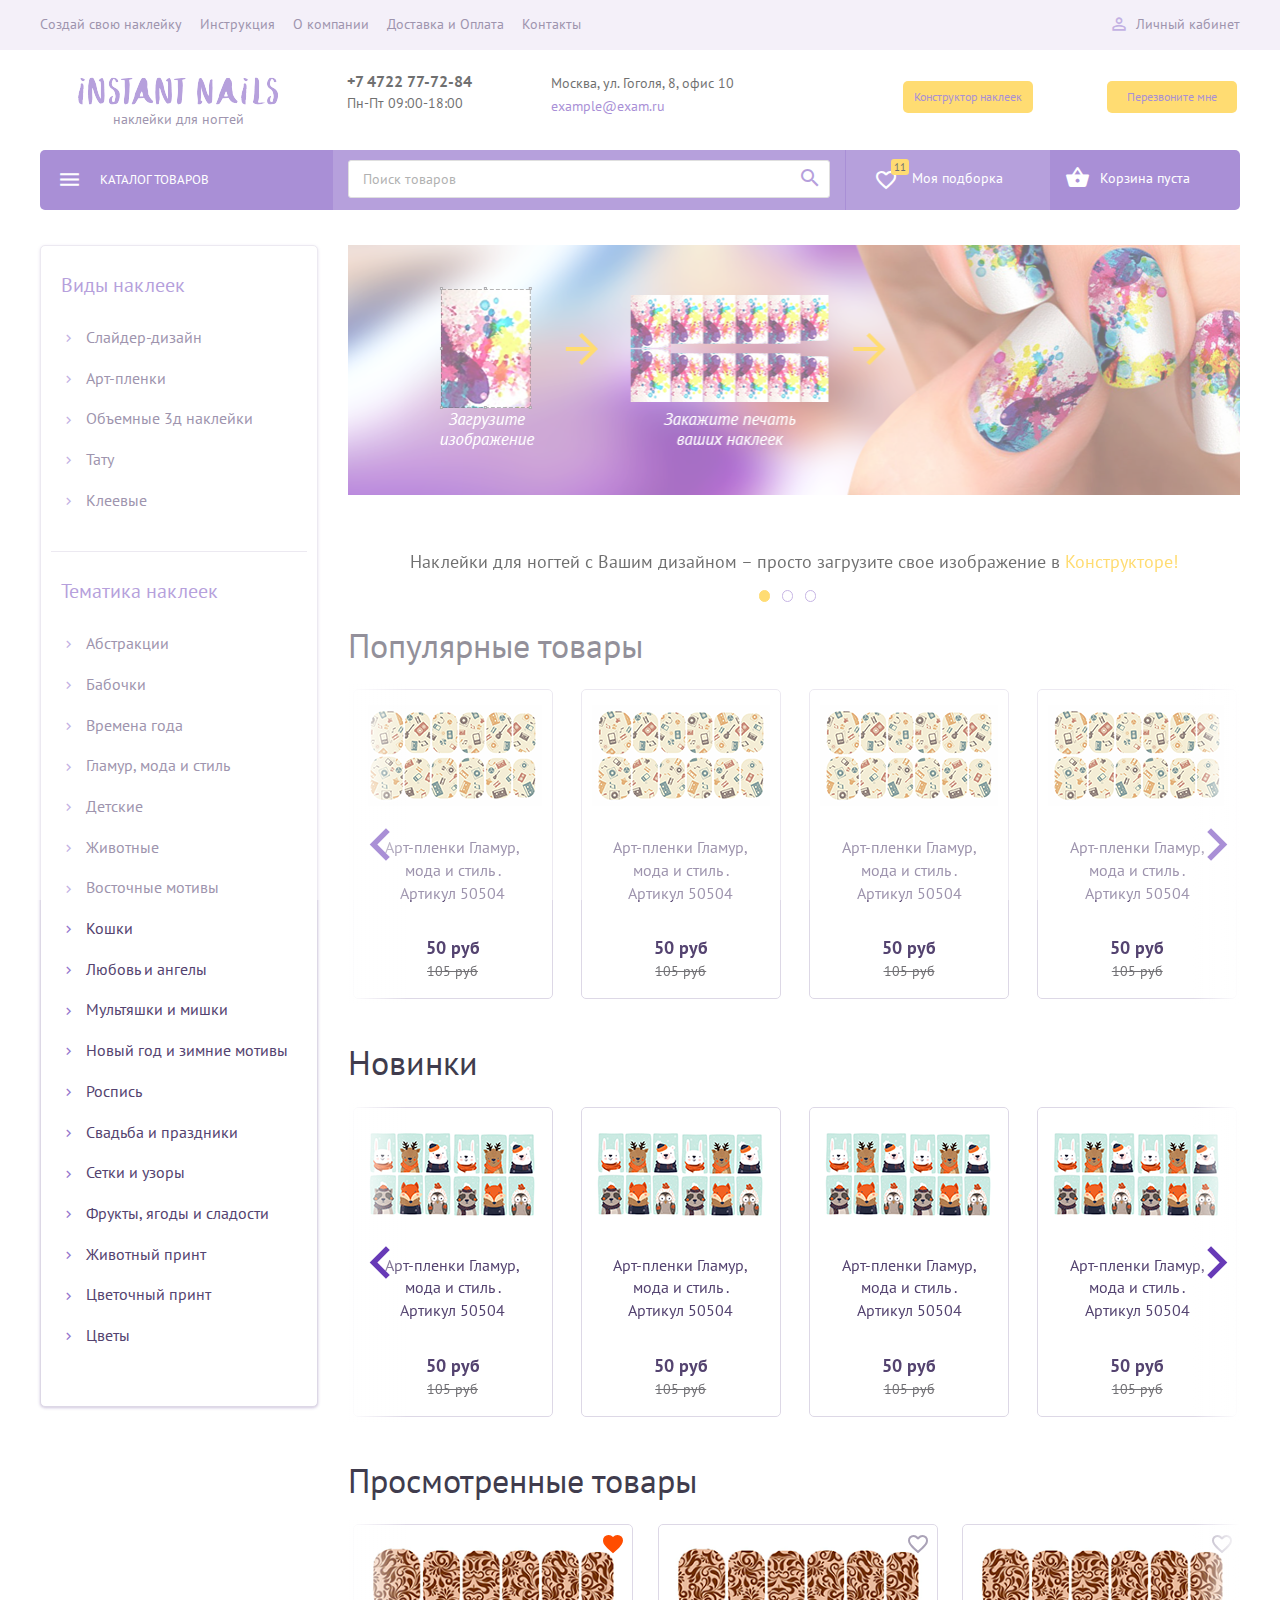
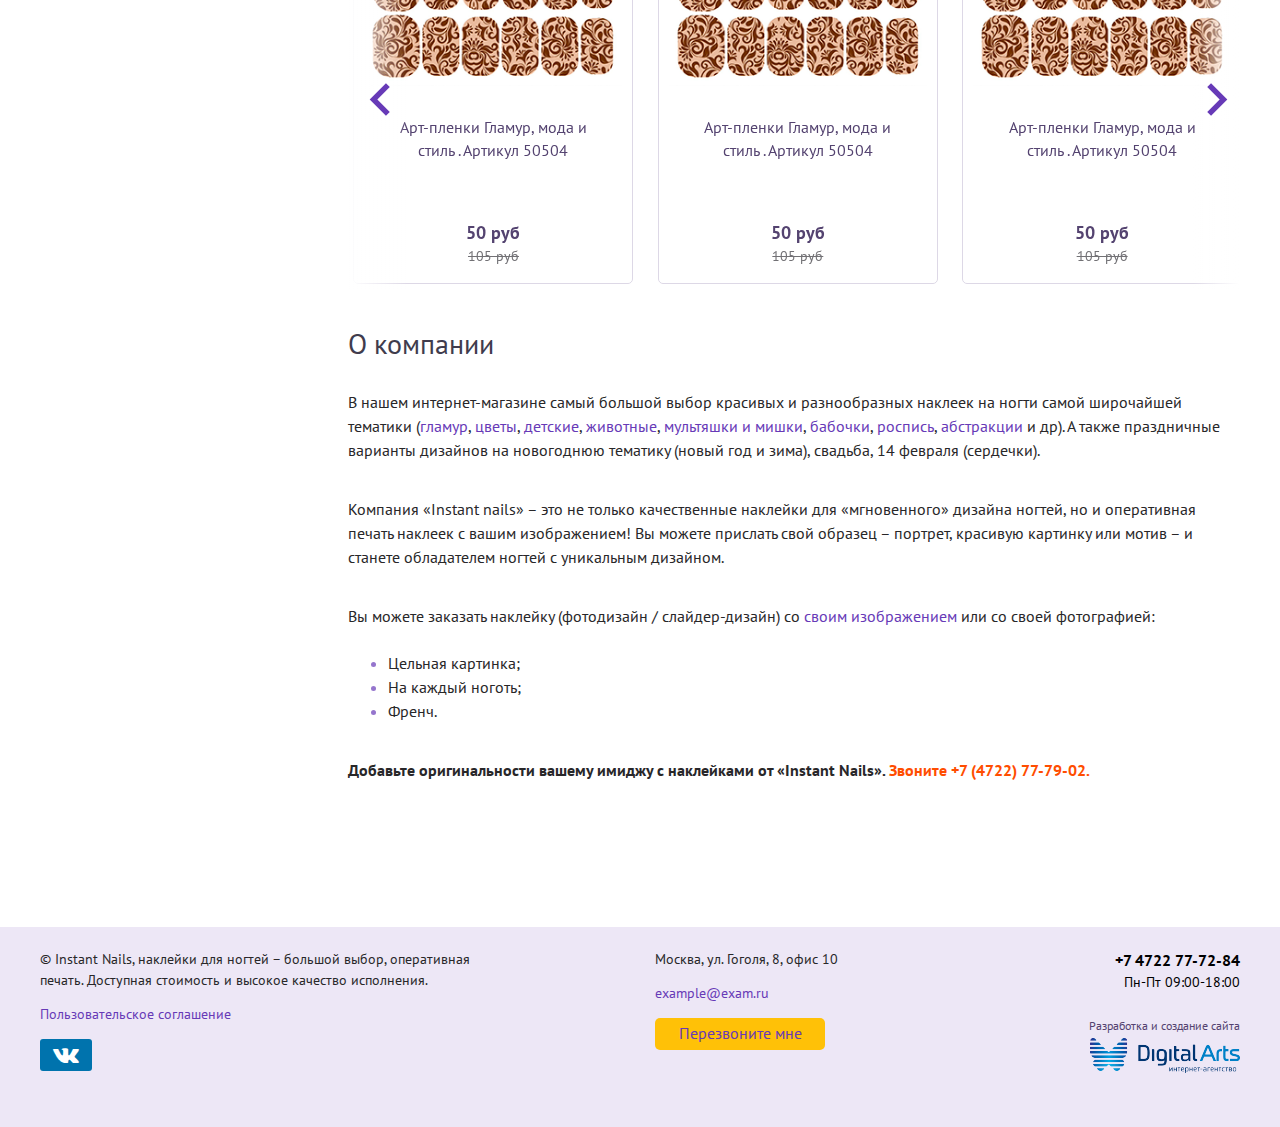
<file: index.html>
<!DOCTYPE html>
<html lang="ru">

<head>
    <meta charset="utf-8">
    <meta http-equiv="X-UA-Compatible" content="IE=edge">
    <meta name="viewport" content="width=device-width, initial-scale=1">
    <link href="css/style.css" rel="stylesheet">
    <link href="css/style_media.css" rel="stylesheet">
    <link href="css/font-awesome/css/font-awesome.min.css" rel="stylesheet">
    <link href="https://fonts.googleapis.com/icon?family=Material+Icons" rel="stylesheet">
    <link href="js/libs/OwlCarousel/owl.carousel.min.css" rel="stylesheet">
    <link href="js/libs/OwlCarousel/owl.theme.default.min.css" rel="stylesheet">
    <link href="js/libs/OwlCarousel/animate.css" rel="stylesheet">
    <link href="js/libs/FormStyler/jquery.formstyler.css" rel="stylesheet">
    <link href="js/libs/FormStyler/jquery.formstyler.theme.css" rel="stylesheet">
    <link href="js/libs/FancyBox/jquery.fancybox.css" rel="stylesheet">
    <link href="js/libs/malihu-scrollbar-plugin/jquery.mCustomScrollbar.min.css" rel="stylesheet">
    <link href="js/libs/jquery-ui-1.12.1/jquery-ui.css" rel="stylesheet">
    <!-- The above 3 meta tags *must* come first in the head; any other head content must come *after* these tags -->
    <title>Instant Nails</title>

    <!-- Bootstrap -->
    <link href="css/bootstrap.css" rel="stylesheet">
    <style>
        @import url('https://fonts.googleapis.com/css?family=PT+Sans:400,400i,700,700i');

    </style>
    <!-- HTML5 shim and Respond.js for IE8 support of HTML5 elements and media queries -->
    <!-- WARNING: Respond.js doesn't work if you view the page via file:// -->
    <!--[if lt IE 9]>
      <script src="https://oss.maxcdn.com/html5shiv/3.7.3/html5shiv.min.js"></script>
      <script src="https://oss.maxcdn.com/respond/1.4.2/respond.min.js"></script>
    <![endif]-->
</head>
<div class="fix-menu">
    <div class="fix-menu-top clearfix">
        <div class="container">
            <div class="row">
                <div class="col-md-3 col-sm-4 col-xs-5">
                    <button class="fix-close">
                        <i class="material-icons">&#xE5CD;</i>
                    </button>
                    <button class="search-include">
                        <i class="material-icons search-ico">&#xE8B6;</i>
                        <i class="material-icons close-ico">&#xE5CD;</i>
                    </button>
                    <span class="phone">
                        +7 4722 77-72-84
                    </span>
                    <span class="day">
                        Пн-Пт с 09:00 до 18:00
                    </span>
                </div>
                <div class="col-md-6 col-sm-5 col-xs-1 position">
                    <form action="#" class="search-wp">
                        <input class="search-th" type="search" placeholder="Поиск товаров">
                        <button class="search-btn" type="submit"><i class="material-icons">&#xE8B6;</i></button>
                    </form>
                </div>
                <div class="col-md-3 col-sm-3 col-xs-6 no-pad">
                    <a data-fancybox href="#call_form" class="default-btn">Перезвоните мне</a>
                    <a data-fancybox href="#call_form" class="mob-phone"><i class="material-icons">&#xE551;</i></a>
                    <a href="#" class="myfavorite">
                        <i class="material-icons">&#xE87E;
                            <div class="yell-counter">
                                <span class="count">11</span>
                            </div>
                        </i>
                    </a>
                    <a data-fancybox href="#basket_form" class="basket"><i class="material-icons">&#xE8CB;</i></a>
                </div>
            </div>
        </div>
    </div>
    <div class="fixed-menu-cont">
        <div class="container">
            <div class="row">
                <div class="col-md-3 col-sm-4 col-xs-12">
                    <ul class="osn-list">
                        <li><a href="#">Главная</a></li>
                        <li><a href="#">Каталог</a></li>
                        <li><a href="#">Создай свою наклейку</a></li>
                        <li><a href="#">Инструкция</a></li>
                        <li><a href="#">О компании</a></li>
                        <li><a href="#">Доставка и Оплата</a></li>
                        <li><a href="#">Контакты</a></li>
                        <li><a href="#">Личный кабинет</a></li>
                    </ul>
                </div>
                <div class="col-md-9 col-sm-8 col-xs-12">
                    <span class="title-sm">Тематика наклеек:</span>
                    <ul class="themes-list">
                        <li><a href="#">Абстракции</a></li>
                        <li><a href="#">Бабочки</a></li>
                        <li><a href="#">Времена года</a></li>
                        <li><a href="#">Животные</a></li>
                        <li><a href="#">Животные</a></li>
                        <li><a href="#">Животные</a></li>
                        <li><a href="#">Животные</a></li>
                        <li><a href="#">Животные</a></li>
                        <li><a href="#">Животные</a></li>
                        <li><a href="#">Животные</a></li>
                        <li><a href="#">Животные</a></li>
                        <li><a href="#">Животные</a></li>
                        <li><a href="#">Животные</a></li>
                        <li><a href="#">Животные</a></li>
                        <li><a href="#">Животные</a></li>
                        <li><a href="#">Животные</a></li>
                        <li><a href="#">Животные</a></li>
                        <li><a href="#">Животные</a></li>
                    </ul>
                </div>
            </div>
        </div>
    </div>
</div>
<div class="top-header">
    <div class="container">
        <ul class="top-menu">
            <li><a href="#">Создай свою наклейку</a></li>
            <li><a href="#">Инструкция</a></li>
            <li><a href="#">О компании</a></li>
            <li><a href="#">Доставка и Оплата</a></li>
            <li><a href="#">Контакты</a></li>
        </ul>
        <a data-fancybox href="#reg_form" class="personal-area"><i class="material-icons">&#xE7FF;</i>Личный кабинет</a>
    </div>
</div>
<header>
    <div class="container">
        <div class="header-content">
            <div class="row row-flex">
                <div class="col-md-3 col-sm-4 col-xs-6">
                    <a href="#" class="logo">
                        <img src="./images/logo.png" alt="instant nails">
                        <span>наклейки для ногтей</span>
                    </a>
                </div>
                <div class="col-md-2 col-sm-4 col-xs-6">
                    <span class="phone">
                        +7 4722 77-72-84
                    </span>
                    <span class="day">
                        Пн-Пт 09:00-18:00
                    </span>
                </div>
                <div class="col-md-3 col-sm-4 col-xs-12">
                    <span class="adress">
                        Москва, ул. Гоголя, 8, офис 10
                    </span>
                    <a href="#" class="mail">example@exam.ru</a>
                </div>
                <div class="col-md-2 col-sm-6 col-xs-6">
                    <a href="#" class="default-btn">
                        Конструктор наклеек
                    </a>
                </div>
                <div class="col-md-2 col-sm-6 col-xs-6">
                    <a data-fancybox href="#call_form" class="default-btn">
                        Перезвоните мне
                    </a>
                </div>
            </div>
        </div>
    </div>
</header>
<div class="bott-header">
    <div class="container">
        <div class="bot-head-cont">
            <div class="row">
                <div class="col-md-3 col-sm-3 col-xs-3 diff-back2">
                    <a class="catalog">
                        <i class="material-icons">&#xE5D2;</i>
                        <span>каталог товаров</span>
                    </a>
                </div>
                <div class="col-md-5 col-sm-5 col-xs-5 diff-back position">
                    <button class="search-include">
                        <i class="material-icons search-ico">&#xE8B6;</i>
                        <i class="material-icons close-ico">&#xE5CD;</i>
                    </button>
                    <form action="#" class="search-wp">
                        <input class="search-th" type="search" placeholder="Поиск товаров">
                        <button class="search-btn" type="submit"><i class="material-icons">&#xE8B6;</i></button>
                    </form>
                    <span class="phone">
                        +7 4722 77-72-84
                    </span>
                </div>
                <div class="col-md-2 col-sm-2 col-xs-2 diff-back border">
                    <a href="#" class="myfavorite">
                        <i class="material-icons">&#xE87E;
                            <div class="yell-counter">
                                <span class="count">11</span>
                            </div>
                        </i>
                        Моя подборка
                    </a>
                </div>
                <div class="col-md-2 col-sm-2 col-xs-2 diff-back2">
                    <a data-fancybox href="#basket_form" class="basket"><i class="material-icons">&#xE8CB;</i>Корзина пуста</a>
                </div>
            </div>
        </div>
    </div>
</div>
<div class="content">
    <div class="container">
        <div class="cont-struct">
            <div class="row">
                <div class="col-md-3">
                    <div class="sidebar">
                        <span class="title">Виды наклеек</span>
                        <ul class="sideb-section">
                            <li><a href="#">Слайдер-дизайн</a></li>
                            <li><a href="#">Арт-пленки</a></li>
                            <li><a href="#">Объемные 3д наклейки</a></li>
                            <li><a href="#">Тату</a></li>
                            <li><a href="#">Клеевые</a></li>
                        </ul>
                        <span class="title">Тематика наклеек</span>
                        <ul class="sideb-section">
                            <li><a href="#">Абстракции</a></li>
                            <li><a href="#">Бабочки</a></li>
                            <li><a href="#">Времена года</a></li>
                            <li><a href="#">Гламур, мода и стиль</a></li>
                            <li><a href="#">Детские</a></li>
                            <li><a href="#">Животные</a></li>
                            <li><a href="#">Восточные мотивы</a></li>
                            <li><a href="#">Кошки</a></li>
                            <li><a href="#">Любовь и ангелы</a></li>
                            <li><a href="#">Мультяшки и мишки</a></li>
                            <li><a href="#">Новый год и зимние мотивы</a></li>
                            <li><a href="#">Роспись</a></li>
                            <li><a href="#">Свадьба и праздники</a></li>
                            <li><a href="#">Сетки и узоры</a></li>
                            <li><a href="#">Фрукты, ягоды и сладости</a></li>
                            <li><a href="#">Животный принт</a></li>
                            <li><a href="#">Цветочный принт</a></li>
                            <li><a href="#">Цветы</a></li>
                        </ul>
                    </div>
                </div>
                <div class="col-md-9">
                    <div class="left-content">
                        <div class="top-slider owl-carousel">
                            <div>
                                <img src="./images/const-slide.png" alt="slide">
                                <span>Наклейки для ногтей с Вашим дизайном – просто загрузите свое изображение в <a href="#">Конструкторе!</a></span>
                            </div>
                            <div>
                                <img src="./images/const-slide.png" alt="slide">
                                <span>Наклейки для ногтей с Вашим дизайном – просто загрузите свое изображение в <a href="#">Конструкторе!</a></span>
                            </div>
                            <div>
                                <img src="./images/const-slide.png" alt="slide">
                                <span>Наклейки для ногтей с Вашим дизайном – просто загрузите свое изображение в <a href="#">Конструкторе!</a></span>
                            </div>
                        </div>
                        <div class="popular-tov">
                            <h3 class="title">Популярные товары</h3>
                            <section class="tovar-carousel">
                                <div class="tovar-carousel-list owl-carousel">
                                    <div class="item">
                                        <div class="item-preview">
                                            <a href="#">
											<img src="./images/tovar-img.png" alt="tovar">
										</a>
                                        </div>
                                        <div class="item-name">
                                            <a href="#">Арт-пленки Гламур, мода и стиль . Артикул 50504</a>
                                        </div>
                                        <div class="item-price">
                                            <span class="price sale">
										    <span class="summ">50 руб</span>
                                            <span class="old-sale">105 руб</span>
                                            </span>
                                        </div>
                                    </div>
                                    <div class="item">
                                        <div class="item-preview">
                                            <a href="#">
											<img src="./images/tovar-img.png" alt="tovar">
										</a>
                                        </div>
                                        <div class="item-name">
                                            <a href="#">Арт-пленки Гламур, мода и стиль . Артикул 50504</a>
                                        </div>
                                        <div class="item-price">
                                            <span class="price sale">
										    <span class="summ">50 руб</span>
                                            <span class="old-sale">105 руб</span>
                                            </span>
                                        </div>
                                    </div>
                                    <div class="item">
                                        <div class="item-preview">
                                            <a href="#">
											<img src="./images/tovar-img.png" alt="tovar">
										</a>
                                        </div>
                                        <div class="item-name">
                                            <a href="#">Арт-пленки Гламур, мода и стиль . Артикул 50504</a>
                                        </div>
                                        <div class="item-price">
                                            <span class="price sale">
										    <span class="summ">50 руб</span>
                                            <span class="old-sale">105 руб</span>
                                            </span>
                                        </div>
                                    </div>
                                    <div class="item">
                                        <div class="item-preview">
                                            <a href="#">
											<img src="./images/tovar-img.png" alt="tovar">
										</a>
                                        </div>
                                        <div class="item-name">
                                            <a href="#">Арт-пленки Гламур, мода и стиль . Артикул 50504</a>
                                        </div>
                                        <div class="item-price">
                                            <span class="price sale">
										    <span class="summ">50 руб</span>
                                            <span class="old-sale">105 руб</span>
                                            </span>
                                        </div>
                                    </div>
                                    <div class="item">
                                        <div class="item-preview">
                                            <a href="#">
											<img src="./images/tovar-img.png" alt="tovar">
										</a>
                                        </div>
                                        <div class="item-name">
                                            <a href="#">Арт-пленки Гламур, мода и стиль . Артикул 50504</a>
                                        </div>
                                        <div class="item-price">
                                            <span class="price sale">
										    <span class="summ">50 руб</span>
                                            <span class="old-sale">105 руб</span>
                                            </span>
                                        </div>
                                    </div>
                                    <div class="item">
                                        <div class="item-preview">
                                            <a href="#">
											<img src="./images/tovar-img.png" alt="tovar">
										</a>
                                        </div>
                                        <div class="item-name">
                                            <a href="#">Арт-пленки Гламур, мода и стиль . Артикул 50504</a>
                                        </div>
                                        <div class="item-price">
                                            <span class="price sale">
										    <span class="summ">50 руб</span>
                                            <span class="old-sale">105 руб</span>
                                            </span>
                                        </div>
                                    </div>
                                </div>
                            </section>
                        </div>
                        <div class="new-tov">
                            <h3 class="title">Новинки</h3>
                            <section class="tovar-carousel">
                                <div class="tovar-carousel-list owl-carousel">
                                    <div class="item">
                                        <div class="item-preview">
                                            <a href="#">
											<img src="./images/tovar-img2.png" alt="tovar">
										</a>
                                        </div>
                                        <div class="item-name">
                                            <a href="#">Арт-пленки Гламур, мода и стиль . Артикул 50504</a>
                                        </div>
                                        <div class="item-price">
                                            <span class="price sale">
										    <span class="summ">50 руб</span>
                                            <span class="old-sale">105 руб</span>
                                            </span>
                                        </div>
                                    </div>
                                    <div class="item">
                                        <div class="item-preview">
                                            <a href="#">
											<img src="./images/tovar-img2.png" alt="tovar">
										</a>
                                        </div>
                                        <div class="item-name">
                                            <a href="#">Арт-пленки Гламур, мода и стиль . Артикул 50504</a>
                                        </div>
                                        <div class="item-price">
                                            <span class="price sale">
										    <span class="summ">50 руб</span>
                                            <span class="old-sale">105 руб</span>
                                            </span>
                                        </div>
                                    </div>
                                    <div class="item">
                                        <div class="item-preview">
                                            <a href="#">
											<img src="./images/tovar-img2.png" alt="tovar">
										</a>
                                        </div>
                                        <div class="item-name">
                                            <a href="#">Арт-пленки Гламур, мода и стиль . Артикул 50504</a>
                                        </div>
                                        <div class="item-price">
                                            <span class="price sale">
										    <span class="summ">50 руб</span>
                                            <span class="old-sale">105 руб</span>
                                            </span>
                                        </div>
                                    </div>
                                    <div class="item">
                                        <div class="item-preview">
                                            <a href="#">
											<img src="./images/tovar-img2.png" alt="tovar">
										</a>
                                        </div>
                                        <div class="item-name">
                                            <a href="#">Арт-пленки Гламур, мода и стиль . Артикул 50504</a>
                                        </div>
                                        <div class="item-price">
                                            <span class="price sale">
										    <span class="summ">50 руб</span>
                                            <span class="old-sale">105 руб</span>
                                            </span>
                                        </div>
                                    </div>
                                    <div class="item">
                                        <div class="item-preview">
                                            <a href="#">
											<img src="./images/tovar-img2.png" alt="tovar">
										</a>
                                        </div>
                                        <div class="item-name">
                                            <a href="#">Арт-пленки Гламур, мода и стиль . Артикул 50504</a>
                                        </div>
                                        <div class="item-price">
                                            <span class="price sale">
										    <span class="summ">50 руб</span>
                                            <span class="old-sale">105 руб</span>
                                            </span>
                                        </div>
                                    </div>
                                    <div class="item">
                                        <div class="item-preview">
                                            <a href="#">
											<img src="./images/tovar-img2.png" alt="tovar">
										</a>
                                        </div>
                                        <div class="item-name">
                                            <a href="#">Арт-пленки Гламур, мода и стиль . Артикул 50504</a>
                                        </div>
                                        <div class="item-price">
                                            <span class="price sale">
										    <span class="summ">50 руб</span>
                                            <span class="old-sale">105 руб</span>
                                            </span>
                                        </div>
                                    </div>
                                </div>
                            </section>
                        </div>
                        <div class="watched-tov">
                            <h3 class="title">Просмотренные товары</h3>
                            <section class="tovar-carousel">
                                <div class="tovar-carousel-list-big owl-carousel">
                                    <div class="item">
                                        <div class="item-preview">
                                            <a href="#">
											<img src="./images/tovar-img-big.png" alt="tovar">
										</a>
                                        </div>
                                        <div href="#" class="status like">
                                        </div>
                                        <div class="item-name">
                                            <a href="#">Арт-пленки Гламур, мода и стиль . Артикул 50504</a>
                                        </div>
                                        <div class="item-price">
                                            <span class="price sale">
										    <span class="summ">50 руб</span>
                                            <span class="old-sale">105 руб</span>
                                            </span>
                                        </div>
                                    </div>
                                    <div class="item">
                                        <div class="item-preview">
                                            <a href="#">
											<img src="./images/tovar-img-big.png" alt="tovar">
										</a>
                                        </div>
                                        <a href="#" class="status notlike">
                                        </a>
                                        <div class="item-name">
                                            <a href="#">Арт-пленки Гламур, мода и стиль . Артикул 50504</a>
                                        </div>
                                        <div class="item-price">
                                            <span class="price sale">
										    <span class="summ">50 руб</span>
                                            <span class="old-sale">105 руб</span>
                                            </span>
                                        </div>
                                    </div>
                                    <div class="item">
                                        <div class="item-preview">
                                            <a href="#">
											<img src="./images/tovar-img-big.png" alt="tovar">
										</a>
                                        </div>
                                        <a href="#" class="status notlike">
                                        </a>
                                        <div class="item-name">
                                            <a href="#">Арт-пленки Гламур, мода и стиль . Артикул 50504</a>
                                        </div>
                                        <div class="item-price">
                                            <span class="price sale">
										    <span class="summ">50 руб</span>
                                            <span class="old-sale">105 руб</span>
                                            </span>
                                        </div>
                                    </div>
                                    <div class="item">
                                        <div class="item-preview">
                                            <a href="#">
											<img src="./images/tovar-img-big.png" alt="tovar">
										</a>
                                        </div>
                                        <a href="#" class="status notlike">
                                        </a>
                                        <div class="item-name">
                                            <a href="#">Арт-пленки Гламур, мода и стиль . Артикул 50504</a>
                                        </div>
                                        <div class="item-price">
                                            <span class="price sale">
										    <span class="summ">50 руб</span>
                                            <span class="old-sale">105 руб</span>
                                            </span>
                                        </div>
                                    </div>
                                    <div class="item">
                                        <div class="item-preview">
                                            <a href="#">
											<img src="./images/tovar-img-big.png" alt="tovar">
										</a>
                                        </div>
                                        <a href="#" class="status notlike">
                                        </a>
                                        <div class="item-name">
                                            <a href="#">Арт-пленки Гламур, мода и стиль . Артикул 50504</a>
                                        </div>
                                        <div class="item-price">
                                            <span class="price sale">
										    <span class="summ">50 руб</span>
                                            <span class="old-sale">105 руб</span>
                                            </span>
                                        </div>
                                    </div>
                                    <div class="item">
                                        <div class="item-preview">
                                            <a href="#">
											<img src="./images/tovar-img-big.png" alt="tovar">
										</a>
                                        </div>
                                        <a href="#" class="status notlike">
                                        </a>
                                        <div class="item-name">
                                            <a href="#">Арт-пленки Гламур, мода и стиль . Артикул 50504</a>
                                        </div>
                                        <div class="item-price">
                                            <span class="price sale">
										    <span class="summ">50 руб</span>
                                            <span class="old-sale">105 руб</span>
                                            </span>
                                        </div>
                                    </div>
                                </div>
                            </section>
                        </div>
                        <div class="about-company">
                            <h4 class="title-sm">О компании</h4>
                            <p class="def-txt">В нашем интернет-магазине самый большой выбор красивых и разнообразных наклеек на ногти самой широчайшей тематики (<a href="#">гламур</a>, <a href="#">цветы</a>, <a href="#">детские</a>, <a href="#">животные</a>, <a href="#">мультяшки и мишки</a>, <a href="#">бабочки</a>, <a href="#">роспись</a>, <a href="#">абстракции</a> и др). А также праздничные варианты дизайнов на новогоднюю тематику (новый год и зима), свадьба, 14 февраля (сердечки).</p>
                            <p class="def-txt">Компания «Instant nails» – это не только качественные наклейки для «мгновенного» дизайна ногтей, но и оперативная печать наклеек с вашим изображением! Вы можете прислать свой образец – портрет, красивую картинку или мотив – и станете обладателем ногтей с уникальным дизайном.</p>
                            <p class="def-txt min-marg">Вы можете заказать наклейку (фотодизайн / слайдер-дизайн) со <a href="#">своим изображением</a> или со своей фотографией:</p>
                            <ul class="def-ul">
                                <li><span>Цельная картинка;</span></li>
                                <li><span>На каждый ноготь;</span></li>
                                <li><span>Френч.</span></li>
                            </ul>
                            <p class="def-txt"><b>Добавьте оригинальности вашему имиджу с наклейками от «Instant Nails». <a href="#" class="red">Звоните +7 (4722) 77-79-02.</a></b></p>
                        </div>
                    </div>
                </div>
            </div>
        </div>
    </div>
</div>
<footer>
    <div class="container">
        <div class="footer-cont">
            <div class="row">
                <div class="col-md-6 col-sm-6 col-xs-6">
                    <p class="def-txt">&copy; Instant Nails, наклейки для ногтей – большой выбор, оперативная<br> печать. Доступная стоимость и высокое качество исполнения.</p>
                    <a href="#">Пользовательское соглашение</a>
                    <a href="#" class="vk"><i class="fa fa-vk" aria-hidden="true"></i></a>
                </div>
                <div class="col-md-4 col-sm-6 col-xs-6">
                    <div class="foot-cent-wp">
                        <p class="def-txt">Москва, ул. Гоголя, 8, офис 10</p>
                        <a href="#">example@exam.ru</a>
                        <a data-fancybox data-src="#call_form" href="#" class="default-btn">
                            Перезвоните мне
                        </a>
                    </div>
                </div>
                <div class="col-md-2 col-sm-12 col-xs-12">
                    <div class="foot-right-wp">
                        <span class="phone">
                        +7 4722 77-72-84
                        </span>
                        <span class="day">
                        Пн-Пт 09:00-18:00
                        </span>
                        <a href="#" class="foot-logo">
                            <span>Разработка и создание сайта</span>
                            <img src="./images/logo-footer.png" alt="logo-footer">
                        </a>
                    </div>
                </div>
            </div>
        </div>
    </div>
</footer>
<div id="call_form">
    <!-- Модальное oкнo -->
    <span class="title">Перезвоните мне</span>
    <span class="def-txt">Заполните форму, и мы свяжемся с Вами в самое ближайшее время.</span>
    <form action="#">
        <span class="label">Ваше имя</span>
        <input class="modal-inp" type="text" placeholder="Введите ваше имя" />
        <span class="label red-star">Телефон</span>
        <input class="modal-inp" type="text" placeholder="+7 ХХХХ ХХ ХХ ХХ" />
        <span class="label">Ваш вопрос</span>
        <textarea placeholder="Ваш вопрос или комментарий"></textarea>
        <button type="submit" class="default-btn">Отправить</button>
        <div class="check-wp">
            <input type="checkbox" class="checkbox" id="all-cond">
            <label for="all-cond" class="cond-label">Я согласен на обработку персональных данных и ознакомлен с <a href="#">пользовательским соглашением</a></label>
        </div>
    </form>
</div>
<div id="basket_form" class="basket_form">
    <span class="title-sm">Корзина</span>
    <form action="#">
        <div class="order-list">
            <div class="order-inside-itm row-flex">
                <div class="close-wp">
                    <button class="close-btn"><i class="material-icons">&#xE5CD;</i></button>
                </div>
                <div class="tov-photo-wp">
                    <img src="./images/order-tovar-photo.png" alt="order-tovar-photo">
                </div>
                <div class="tov-name-wp">
                    <a href="#" class="order-name">Слайдер-дизайн №135</a>
                </div>
                <div class="tov-price-wp">
                    <span class="tov-price">50 руб</span>
                    <span class="tov-old-price">105 руб</span>
                </div>
                <div class="tov-count-wp">
                    <input type="number" class="tov-count" value="1">
                </div>
                <div class="tov-all-price-wp">
                    <span class="tov-price">2 450 руб</span>
                    <span class="tov-old-price">5 145 руб</span>
                </div>
            </div>
            <div class="order-inside-itm row-flex">
                <div class="close-wp">
                    <button class="close-btn"><i class="material-icons">&#xE5CD;</i></button>
                </div>
                <div class="tov-photo-wp">
                    <img src="./images/order-tovar-photo.png" alt="order-tovar-photo">
                </div>
                <div class="tov-name-wp">
                    <a href="#" class="order-name">Слайдер-дизайн №135</a>
                </div>
                <div class="tov-price-wp">
                    <span class="tov-price">50 руб</span>
                    <span class="tov-old-price">105 руб</span>
                </div>
                <div class="tov-count-wp">
                    <input type="number" class="tov-count" value="1">
                </div>
                <div class="tov-all-price-wp">
                    <span class="tov-price">2 450 руб</span>
                    <span class="tov-old-price">5 145 руб</span>
                </div>
            </div>
        </div>
        <div class="total-price-wp">
            <span class="all-red-price">Итого: 5 500 руб</span>
            <span class="tov-old-price">10 505 руб</span>
        </div>
        <div class="btn-wp">
            <button data-fancybox-close class="default-btn close2">Продолжить покупки</button>
            <button type="submit" class="default-btn">Оформить заказ</button>
        </div>
    </form>
</div>
<div id="reg_form">
    <!-- Модальное oкнo -->
    <div class="section">
        <ul class="tabs">
            <li class="current">Авторизация</li>
            <li>Регистрация</li>
        </ul>
        <div class="box visible">
            <form action="#">
                <span class="label red-star">E-mail</span>
                <input class="modal-inp" type="text" placeholder="Введите ваш e-mail"/>
                <span class="label red-star">Пароль</span>
                <input class="modal-inp" type="text"/>
                <button type="submit" class="default-btn">Войти</button>
                <span class="title-sm">Войти через соц. сеть</span>
                <div class="social-list">
                    <a href="#" class="vk"><i class="fa fa-vk" aria-hidden="true"></i></a>
                    <a href="#" class="fb"><i class="fa fa-facebook" aria-hidden="true"></i></a>
                    <a href="#" class="g"><i class="fa fa-google-plus" aria-hidden="true"></i></a>
                    <a href="#" class="ok"><i class="fa fa-odnoklassniki" aria-hidden="true"></i></a>
                </div>
                <span class="def-txt">Вы можете использовать быстрый вход через социальные сети, при условии, что вы уже зарегистрировались через почту и привязали какой-то из сервисов к своей учётной записи.</span>
            </form>
        </div>
        <div class="box box-reg">
            <form action="#">
                <span class="label red-star">E-mail</span>
                <input class="modal-inp" type="text" placeholder="Введите ваш e-mail"/>
                <span class="label red-star">Пароль</span>
                <input class="modal-inp" type="text"/>
                <button type="submit" class="default-btn">Зарегистрироваться</button>
                <div class="check-wp">
                    <input type="checkbox" class="checkbox" id="all-cond">
                    <label for="all-cond" class="cond-label">Я согласен на обработку персональных данных и ознакомлен с <a href="#">пользовательским соглашением</a></label>
                </div>
            </form>
        </div>
    </div>
</div>

<div class="loader">
    <div class="loader_inner"></div>
</div>

<body>

    <!-- jQuery (necessary for Bootstrap's JavaScript plugins) -->
    <script src="https://ajax.googleapis.com/ajax/libs/jquery/1.12.4/jquery.min.js"></script>
    <!-- Include all compiled plugins (below), or include individual files as needed -->
    <script type="text/javascript" src="js/script.js"></script>
    <script type="text/javascript" src="js/libs/OwlCarousel/owl.carousel.min.js"></script>
    <script type="text/javascript" src="js/libs/FormStyler/jquery.formstyler.min.js"></script>
    <script type="text/javascript" src="js/libs/FancyBox/jquery.fancybox.js"></script>
    <script type="text/javascript" src="js/libs/malihu-scrollbar-plugin/jquery.mCustomScrollbar.concat.min.js"></script>
    <script type="text/javascript" src="js/libs/jquery-ui-1.12.1/jquery-ui.js"></script>
    <script type="text/javascript" src="js/libs/TabsJQuery/tabs.jquery.js"></script>
</body>

</html>
</file>
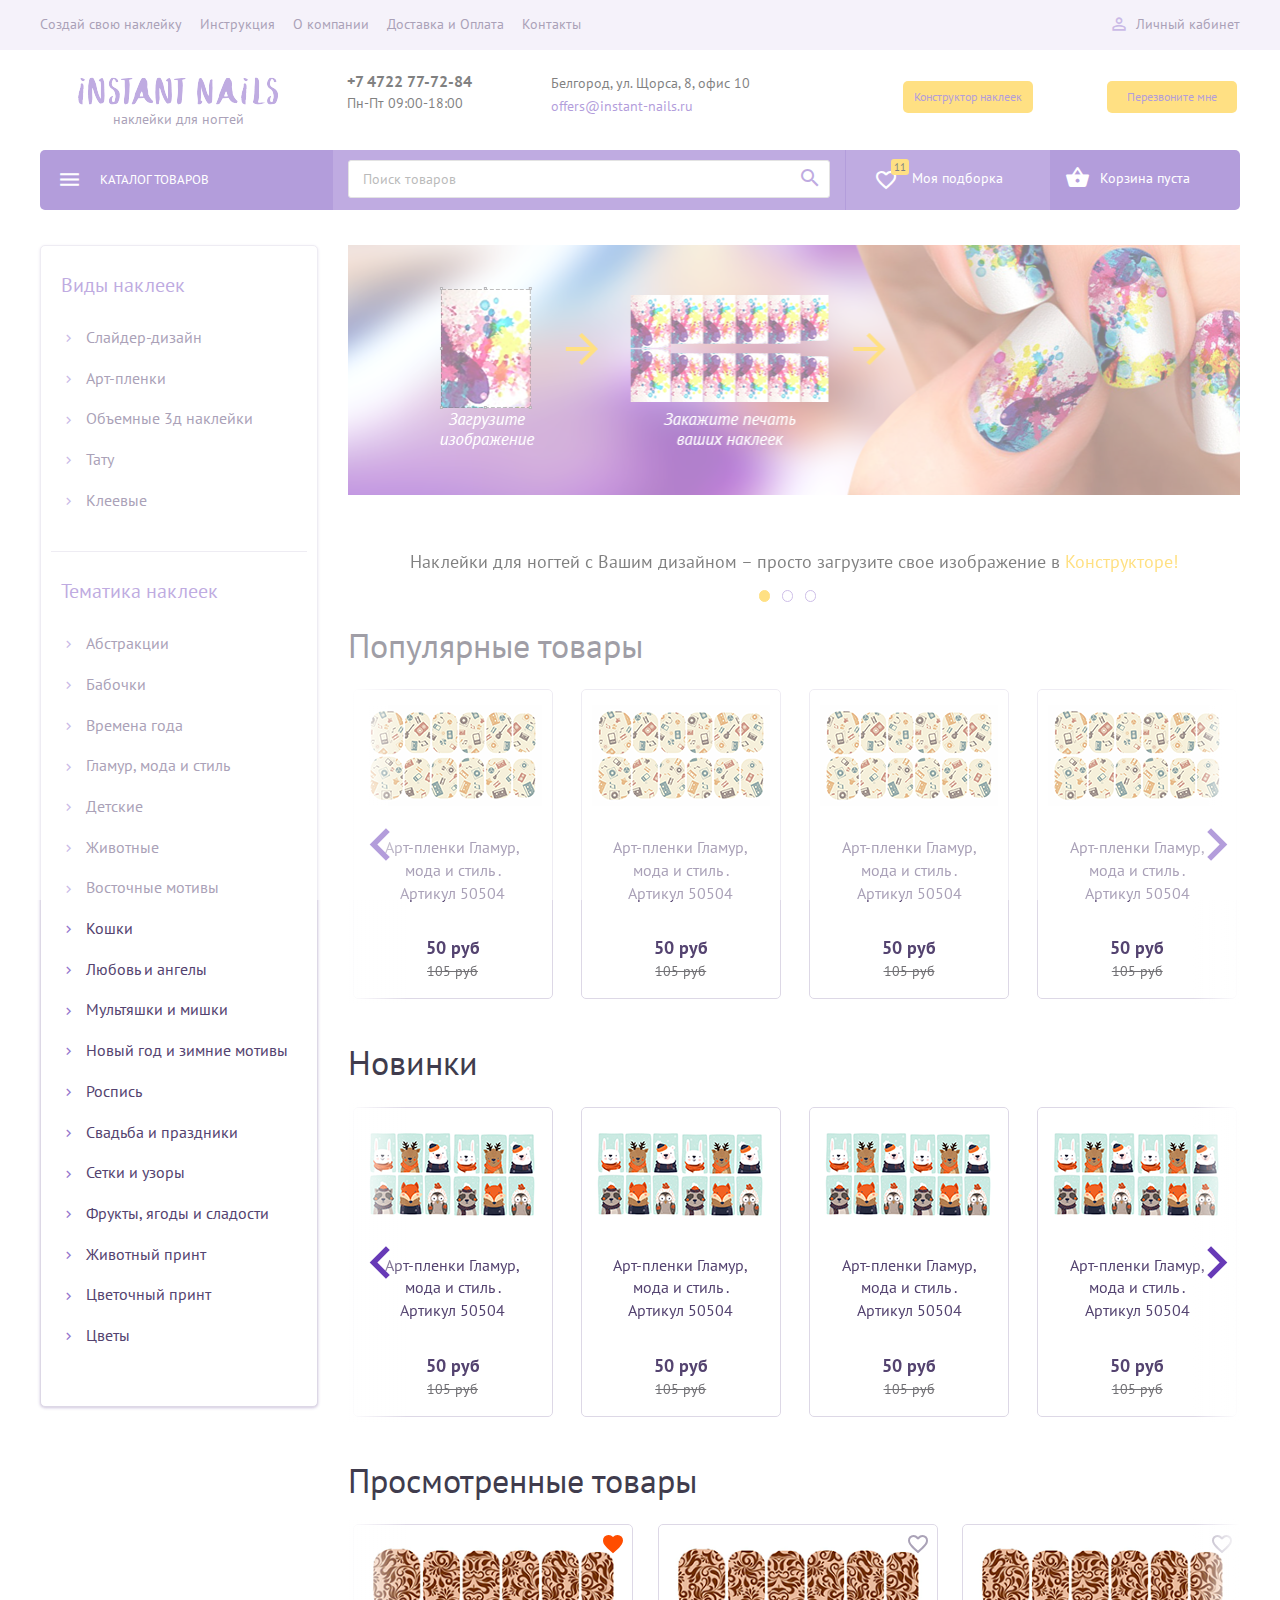
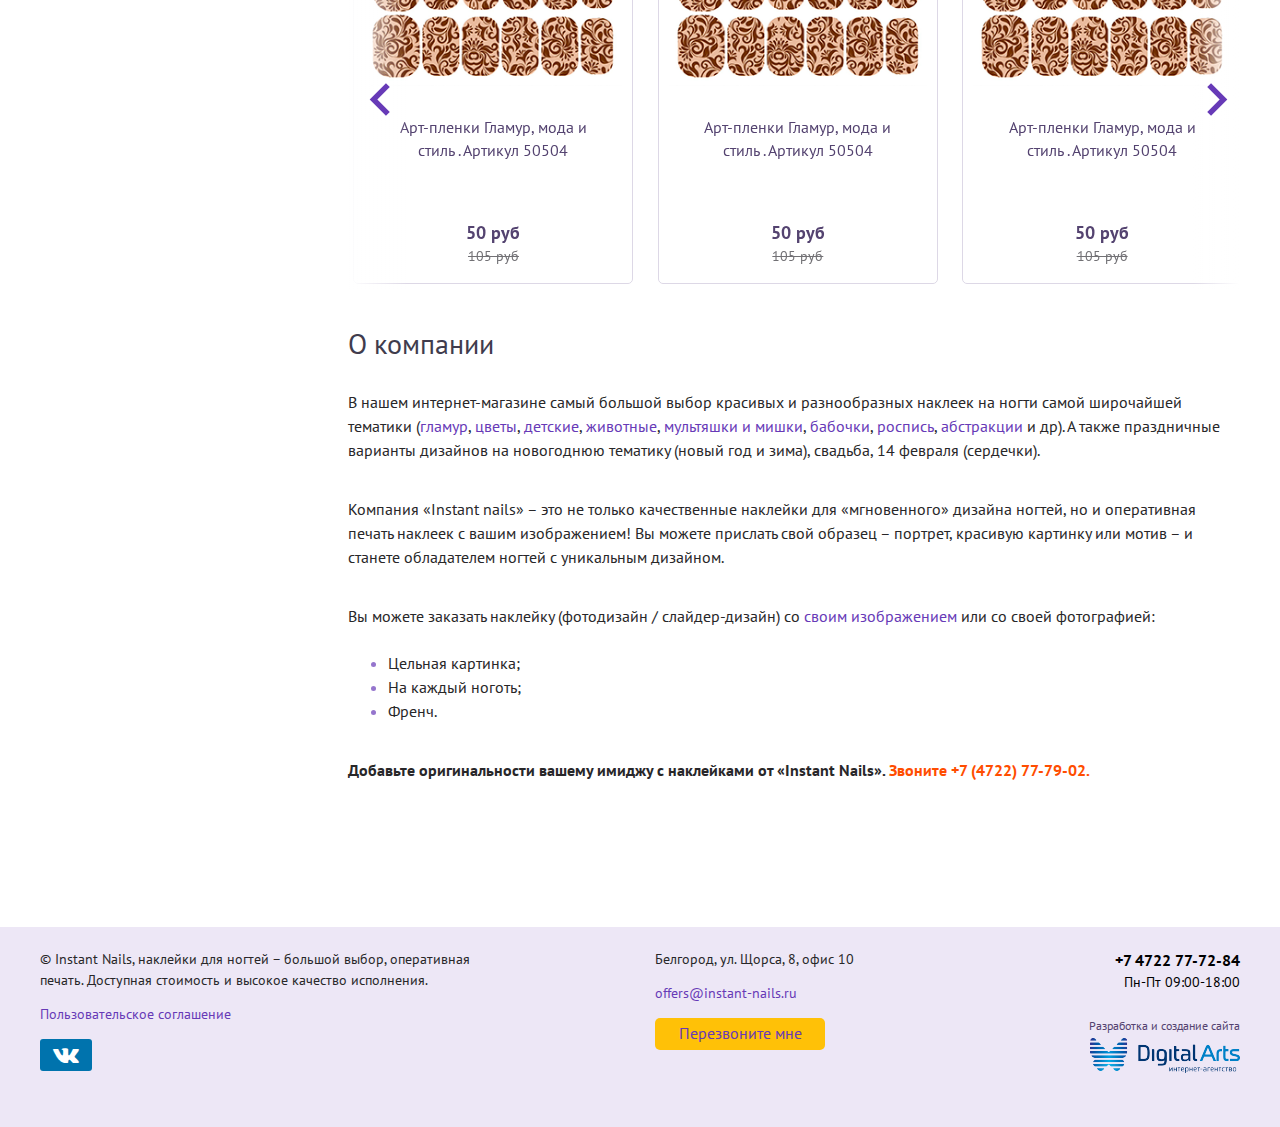
<file: home.html>
<!DOCTYPE html>
<html lang="ru">

<head>
    <meta charset="utf-8">
    <meta http-equiv="X-UA-Compatible" content="IE=edge">
    <meta name="viewport" content="width=device-width, initial-scale=1">
    <link href="css/style.css" rel="stylesheet">
    <link href="css/style_media.css" rel="stylesheet">
    <link href="css/font-awesome/css/font-awesome.min.css" rel="stylesheet">
    <link href="https://fonts.googleapis.com/icon?family=Material+Icons" rel="stylesheet">
    <link href="js/libs/OwlCarousel/owl.carousel.min.css" rel="stylesheet">
    <link href="js/libs/OwlCarousel/owl.theme.default.min.css" rel="stylesheet">
    <link href="js/libs/OwlCarousel/animate.css" rel="stylesheet">
    <link href="js/libs/FormStyler/jquery.formstyler.css" rel="stylesheet">
    <link href="js/libs/FormStyler/jquery.formstyler.theme.css" rel="stylesheet">
    <link href="js/libs/FancyBox/jquery.fancybox.css" rel="stylesheet">
    <link href="js/libs/malihu-scrollbar-plugin/jquery.mCustomScrollbar.min.css" rel="stylesheet">
    <link href="js/libs/jquery-ui-1.12.1/jquery-ui.css" rel="stylesheet">
    <!-- The above 3 meta tags *must* come first in the head; any other head content must come *after* these tags -->
    <title>Instant Nails</title>

    <!-- Bootstrap -->
    <link href="css/bootstrap.css" rel="stylesheet">
    <style>
        @import url('https://fonts.googleapis.com/css?family=PT+Sans:400,400i,700,700i');

    </style>
    <!-- HTML5 shim and Respond.js for IE8 support of HTML5 elements and media queries -->
    <!-- WARNING: Respond.js doesn't work if you view the page via file:// -->
    <!--[if lt IE 9]>
      <script src="https://oss.maxcdn.com/html5shiv/3.7.3/html5shiv.min.js"></script>
      <script src="https://oss.maxcdn.com/respond/1.4.2/respond.min.js"></script>
    <![endif]-->
</head>
<div class="fix-menu">
    <div class="fix-menu-top clearfix">
        <div class="container">
            <div class="row">
                <div class="col-md-3 col-sm-4 col-xs-5">
                    <button class="fix-close">
                        <i class="material-icons">&#xE5CD;</i>
                    </button>
                    <button class="search-include">
                        <i class="material-icons search-ico">&#xE8B6;</i>
                        <i class="material-icons close-ico">&#xE5CD;</i>
                    </button>
                    <span class="phone">
                        +7 4722 77-72-84
                    </span>
                    <span class="day">
                        Пн-Пт с 09:00 до 18:00
                    </span>
                </div>
                <div class="col-md-6 col-sm-5 col-xs-1 position">
                    <form action="#" class="search-wp">
                        <input class="search-th" type="search" placeholder="Поиск товаров">
                        <button class="search-btn" type="submit"><i class="material-icons">&#xE8B6;</i></button>
                    </form>
                </div>
                <div class="col-md-3 col-sm-3 col-xs-6 no-pad">
                    <a data-fancybox href="#call_form" class="default-btn">Перезвоните мне</a>
                    <a data-fancybox href="#call_form" class="mob-phone"><i class="material-icons">&#xE551;</i></a>
                    <a href="#" class="myfavorite">
                        <i class="material-icons">&#xE87E;
                            <div class="yell-counter">
                                <span class="count">11</span>
                            </div>
                        </i>
                    </a>
                    <a data-fancybox href="#basket_form" class="basket"><i class="material-icons">&#xE8CB;</i></a>
                </div>
            </div>
        </div>
    </div>
    <div class="fixed-menu-cont">
        <div class="container">
            <div class="row">
                <div class="col-md-3 col-sm-4 col-xs-12">
                    <ul class="osn-list">
                        <li><a href="#">Главная</a></li>
                        <li><a href="#">Каталог</a></li>
                        <li><a href="#">Создай свою наклейку</a></li>
                        <li><a href="#">Инструкция</a></li>
                        <li><a href="#">О компании</a></li>
                        <li><a href="#">Доставка и Оплата</a></li>
                        <li><a href="#">Контакты</a></li>
                        <li><a href="#">Личный кабинет</a></li>
                    </ul>
                </div>
                <div class="col-md-9 col-sm-8 col-xs-12">
                    <span class="title-sm">Тематика наклеек:</span>
                    <ul class="themes-list">
                        <li><a href="#">Абстракции</a></li>
                        <li><a href="#">Бабочки</a></li>
                        <li><a href="#">Времена года</a></li>
                        <li><a href="#">Животные</a></li>
                        <li><a href="#">Животные</a></li>
                        <li><a href="#">Животные</a></li>
                        <li><a href="#">Животные</a></li>
                        <li><a href="#">Животные</a></li>
                        <li><a href="#">Животные</a></li>
                        <li><a href="#">Животные</a></li>
                        <li><a href="#">Животные</a></li>
                        <li><a href="#">Животные</a></li>
                        <li><a href="#">Животные</a></li>
                        <li><a href="#">Животные</a></li>
                        <li><a href="#">Животные</a></li>
                        <li><a href="#">Животные</a></li>
                        <li><a href="#">Животные</a></li>
                        <li><a href="#">Животные</a></li>
                    </ul>
                </div>
            </div>
        </div>
    </div>
</div>
<div class="top-header">
    <div class="container">
        <ul class="top-menu">
            <li><a href="#">Создай свою наклейку</a></li>
            <li><a href="#">Инструкция</a></li>
            <li><a href="#">О компании</a></li>
            <li><a href="#">Доставка и Оплата</a></li>
            <li><a href="#">Контакты</a></li>
        </ul>
        <a data-fancybox href="#reg_form" class="personal-area"><i class="material-icons">&#xE7FF;</i>Личный кабинет</a>
    </div>
</div>
<header>
    <div class="container">
        <div class="header-content">
            <div class="row row-flex">
                <div class="col-md-3 col-sm-4 col-xs-6">
                    <a href="#" class="logo">
                        <img src="./images/logo.png" alt="instant nails">
                        <span>наклейки для ногтей</span>
                    </a>
                </div>
                <div class="col-md-2 col-sm-4 col-xs-6">
                    <span class="phone">
                        +7 4722 77-72-84
                    </span>
                    <span class="day">
                        Пн-Пт 09:00-18:00
                    </span>
                </div>
                <div class="col-md-3 col-sm-4 col-xs-12">
                    <span class="adress">
                        Белгород, ул. Щорса, 8, офис 10
                    </span>
                    <a href="#" class="mail">offers@instant-nails.ru</a>
                </div>
                <div class="col-md-2 col-sm-6 col-xs-6">
                    <a href="#" class="default-btn">
                        Конструктор наклеек
                    </a>
                </div>
                <div class="col-md-2 col-sm-6 col-xs-6">
                    <a data-fancybox href="#call_form" class="default-btn">
                        Перезвоните мне
                    </a>
                </div>
            </div>
        </div>
    </div>
</header>
<div class="bott-header">
    <div class="container">
        <div class="bot-head-cont">
            <div class="row">
                <div class="col-md-3 col-sm-3 col-xs-3 diff-back2">
                    <a class="catalog">
                        <i class="material-icons">&#xE5D2;</i>
                        <span>каталог товаров</span>
                    </a>
                </div>
                <div class="col-md-5 col-sm-5 col-xs-5 diff-back position">
                    <button class="search-include">
                        <i class="material-icons search-ico">&#xE8B6;</i>
                        <i class="material-icons close-ico">&#xE5CD;</i>
                    </button>
                    <form action="#" class="search-wp">
                        <input class="search-th" type="search" placeholder="Поиск товаров">
                        <button class="search-btn" type="submit"><i class="material-icons">&#xE8B6;</i></button>
                    </form>
                    <span class="phone">
                        +7 4722 77-72-84
                    </span>
                </div>
                <div class="col-md-2 col-sm-2 col-xs-2 diff-back border">
                    <a href="#" class="myfavorite">
                        <i class="material-icons">&#xE87E;
                            <div class="yell-counter">
                                <span class="count">11</span>
                            </div>
                        </i>
                        Моя подборка
                    </a>
                </div>
                <div class="col-md-2 col-sm-2 col-xs-2 diff-back2">
                    <a data-fancybox href="#basket_form" class="basket"><i class="material-icons">&#xE8CB;</i>Корзина пуста</a>
                </div>
            </div>
        </div>
    </div>
</div>
<div class="content">
    <div class="container">
        <div class="cont-struct">
            <div class="row">
                <div class="col-md-3">
                    <div class="sidebar">
                        <span class="title">Виды наклеек</span>
                        <ul class="sideb-section">
                            <li><a href="#">Слайдер-дизайн</a></li>
                            <li><a href="#">Арт-пленки</a></li>
                            <li><a href="#">Объемные 3д наклейки</a></li>
                            <li><a href="#">Тату</a></li>
                            <li><a href="#">Клеевые</a></li>
                        </ul>
                        <span class="title">Тематика наклеек</span>
                        <ul class="sideb-section">
                            <li><a href="#">Абстракции</a></li>
                            <li><a href="#">Бабочки</a></li>
                            <li><a href="#">Времена года</a></li>
                            <li><a href="#">Гламур, мода и стиль</a></li>
                            <li><a href="#">Детские</a></li>
                            <li><a href="#">Животные</a></li>
                            <li><a href="#">Восточные мотивы</a></li>
                            <li><a href="#">Кошки</a></li>
                            <li><a href="#">Любовь и ангелы</a></li>
                            <li><a href="#">Мультяшки и мишки</a></li>
                            <li><a href="#">Новый год и зимние мотивы</a></li>
                            <li><a href="#">Роспись</a></li>
                            <li><a href="#">Свадьба и праздники</a></li>
                            <li><a href="#">Сетки и узоры</a></li>
                            <li><a href="#">Фрукты, ягоды и сладости</a></li>
                            <li><a href="#">Животный принт</a></li>
                            <li><a href="#">Цветочный принт</a></li>
                            <li><a href="#">Цветы</a></li>
                        </ul>
                    </div>
                </div>
                <div class="col-md-9">
                    <div class="left-content">
                        <div class="top-slider owl-carousel">
                            <div>
                                <img src="./images/const-slide.png" alt="slide">
                                <span>Наклейки для ногтей с Вашим дизайном – просто загрузите свое изображение в <a href="#">Конструкторе!</a></span>
                            </div>
                            <div>
                                <img src="./images/const-slide.png" alt="slide">
                                <span>Наклейки для ногтей с Вашим дизайном – просто загрузите свое изображение в <a href="#">Конструкторе!</a></span>
                            </div>
                            <div>
                                <img src="./images/const-slide.png" alt="slide">
                                <span>Наклейки для ногтей с Вашим дизайном – просто загрузите свое изображение в <a href="#">Конструкторе!</a></span>
                            </div>
                        </div>
                        <div class="popular-tov">
                            <h3 class="title">Популярные товары</h3>
                            <section class="tovar-carousel">
                                <div class="tovar-carousel-list owl-carousel">
                                    <div class="item">
                                        <div class="item-preview">
                                            <a href="#">
											<img src="./images/tovar-img.png" alt="tovar">
										</a>
                                        </div>
                                        <div class="item-name">
                                            <a href="#">Арт-пленки Гламур, мода и стиль . Артикул 50504</a>
                                        </div>
                                        <div class="item-price">
                                            <span class="price sale">
										    <span class="summ">50 руб</span>
                                            <span class="old-sale">105 руб</span>
                                            </span>
                                        </div>
                                    </div>
                                    <div class="item">
                                        <div class="item-preview">
                                            <a href="#">
											<img src="./images/tovar-img.png" alt="tovar">
										</a>
                                        </div>
                                        <div class="item-name">
                                            <a href="#">Арт-пленки Гламур, мода и стиль . Артикул 50504</a>
                                        </div>
                                        <div class="item-price">
                                            <span class="price sale">
										    <span class="summ">50 руб</span>
                                            <span class="old-sale">105 руб</span>
                                            </span>
                                        </div>
                                    </div>
                                    <div class="item">
                                        <div class="item-preview">
                                            <a href="#">
											<img src="./images/tovar-img.png" alt="tovar">
										</a>
                                        </div>
                                        <div class="item-name">
                                            <a href="#">Арт-пленки Гламур, мода и стиль . Артикул 50504</a>
                                        </div>
                                        <div class="item-price">
                                            <span class="price sale">
										    <span class="summ">50 руб</span>
                                            <span class="old-sale">105 руб</span>
                                            </span>
                                        </div>
                                    </div>
                                    <div class="item">
                                        <div class="item-preview">
                                            <a href="#">
											<img src="./images/tovar-img.png" alt="tovar">
										</a>
                                        </div>
                                        <div class="item-name">
                                            <a href="#">Арт-пленки Гламур, мода и стиль . Артикул 50504</a>
                                        </div>
                                        <div class="item-price">
                                            <span class="price sale">
										    <span class="summ">50 руб</span>
                                            <span class="old-sale">105 руб</span>
                                            </span>
                                        </div>
                                    </div>
                                    <div class="item">
                                        <div class="item-preview">
                                            <a href="#">
											<img src="./images/tovar-img.png" alt="tovar">
										</a>
                                        </div>
                                        <div class="item-name">
                                            <a href="#">Арт-пленки Гламур, мода и стиль . Артикул 50504</a>
                                        </div>
                                        <div class="item-price">
                                            <span class="price sale">
										    <span class="summ">50 руб</span>
                                            <span class="old-sale">105 руб</span>
                                            </span>
                                        </div>
                                    </div>
                                    <div class="item">
                                        <div class="item-preview">
                                            <a href="#">
											<img src="./images/tovar-img.png" alt="tovar">
										</a>
                                        </div>
                                        <div class="item-name">
                                            <a href="#">Арт-пленки Гламур, мода и стиль . Артикул 50504</a>
                                        </div>
                                        <div class="item-price">
                                            <span class="price sale">
										    <span class="summ">50 руб</span>
                                            <span class="old-sale">105 руб</span>
                                            </span>
                                        </div>
                                    </div>
                                </div>
                            </section>
                        </div>
                        <div class="new-tov">
                            <h3 class="title">Новинки</h3>
                            <section class="tovar-carousel">
                                <div class="tovar-carousel-list owl-carousel">
                                    <div class="item">
                                        <div class="item-preview">
                                            <a href="#">
											<img src="./images/tovar-img2.png" alt="tovar">
										</a>
                                        </div>
                                        <div class="item-name">
                                            <a href="#">Арт-пленки Гламур, мода и стиль . Артикул 50504</a>
                                        </div>
                                        <div class="item-price">
                                            <span class="price sale">
										    <span class="summ">50 руб</span>
                                            <span class="old-sale">105 руб</span>
                                            </span>
                                        </div>
                                    </div>
                                    <div class="item">
                                        <div class="item-preview">
                                            <a href="#">
											<img src="./images/tovar-img2.png" alt="tovar">
										</a>
                                        </div>
                                        <div class="item-name">
                                            <a href="#">Арт-пленки Гламур, мода и стиль . Артикул 50504</a>
                                        </div>
                                        <div class="item-price">
                                            <span class="price sale">
										    <span class="summ">50 руб</span>
                                            <span class="old-sale">105 руб</span>
                                            </span>
                                        </div>
                                    </div>
                                    <div class="item">
                                        <div class="item-preview">
                                            <a href="#">
											<img src="./images/tovar-img2.png" alt="tovar">
										</a>
                                        </div>
                                        <div class="item-name">
                                            <a href="#">Арт-пленки Гламур, мода и стиль . Артикул 50504</a>
                                        </div>
                                        <div class="item-price">
                                            <span class="price sale">
										    <span class="summ">50 руб</span>
                                            <span class="old-sale">105 руб</span>
                                            </span>
                                        </div>
                                    </div>
                                    <div class="item">
                                        <div class="item-preview">
                                            <a href="#">
											<img src="./images/tovar-img2.png" alt="tovar">
										</a>
                                        </div>
                                        <div class="item-name">
                                            <a href="#">Арт-пленки Гламур, мода и стиль . Артикул 50504</a>
                                        </div>
                                        <div class="item-price">
                                            <span class="price sale">
										    <span class="summ">50 руб</span>
                                            <span class="old-sale">105 руб</span>
                                            </span>
                                        </div>
                                    </div>
                                    <div class="item">
                                        <div class="item-preview">
                                            <a href="#">
											<img src="./images/tovar-img2.png" alt="tovar">
										</a>
                                        </div>
                                        <div class="item-name">
                                            <a href="#">Арт-пленки Гламур, мода и стиль . Артикул 50504</a>
                                        </div>
                                        <div class="item-price">
                                            <span class="price sale">
										    <span class="summ">50 руб</span>
                                            <span class="old-sale">105 руб</span>
                                            </span>
                                        </div>
                                    </div>
                                    <div class="item">
                                        <div class="item-preview">
                                            <a href="#">
											<img src="./images/tovar-img2.png" alt="tovar">
										</a>
                                        </div>
                                        <div class="item-name">
                                            <a href="#">Арт-пленки Гламур, мода и стиль . Артикул 50504</a>
                                        </div>
                                        <div class="item-price">
                                            <span class="price sale">
										    <span class="summ">50 руб</span>
                                            <span class="old-sale">105 руб</span>
                                            </span>
                                        </div>
                                    </div>
                                </div>
                            </section>
                        </div>
                        <div class="watched-tov">
                            <h3 class="title">Просмотренные товары</h3>
                            <section class="tovar-carousel">
                                <div class="tovar-carousel-list-big owl-carousel">
                                    <div class="item">
                                        <div class="item-preview">
                                            <a href="#">
											<img src="./images/tovar-img-big.png" alt="tovar">
										</a>
                                        </div>
                                        <div href="#" class="status like">
                                        </div>
                                        <div class="item-name">
                                            <a href="#">Арт-пленки Гламур, мода и стиль . Артикул 50504</a>
                                        </div>
                                        <div class="item-price">
                                            <span class="price sale">
										    <span class="summ">50 руб</span>
                                            <span class="old-sale">105 руб</span>
                                            </span>
                                        </div>
                                    </div>
                                    <div class="item">
                                        <div class="item-preview">
                                            <a href="#">
											<img src="./images/tovar-img-big.png" alt="tovar">
										</a>
                                        </div>
                                        <a href="#" class="status notlike">
                                        </a>
                                        <div class="item-name">
                                            <a href="#">Арт-пленки Гламур, мода и стиль . Артикул 50504</a>
                                        </div>
                                        <div class="item-price">
                                            <span class="price sale">
										    <span class="summ">50 руб</span>
                                            <span class="old-sale">105 руб</span>
                                            </span>
                                        </div>
                                    </div>
                                    <div class="item">
                                        <div class="item-preview">
                                            <a href="#">
											<img src="./images/tovar-img-big.png" alt="tovar">
										</a>
                                        </div>
                                        <a href="#" class="status notlike">
                                        </a>
                                        <div class="item-name">
                                            <a href="#">Арт-пленки Гламур, мода и стиль . Артикул 50504</a>
                                        </div>
                                        <div class="item-price">
                                            <span class="price sale">
										    <span class="summ">50 руб</span>
                                            <span class="old-sale">105 руб</span>
                                            </span>
                                        </div>
                                    </div>
                                    <div class="item">
                                        <div class="item-preview">
                                            <a href="#">
											<img src="./images/tovar-img-big.png" alt="tovar">
										</a>
                                        </div>
                                        <a href="#" class="status notlike">
                                        </a>
                                        <div class="item-name">
                                            <a href="#">Арт-пленки Гламур, мода и стиль . Артикул 50504</a>
                                        </div>
                                        <div class="item-price">
                                            <span class="price sale">
										    <span class="summ">50 руб</span>
                                            <span class="old-sale">105 руб</span>
                                            </span>
                                        </div>
                                    </div>
                                    <div class="item">
                                        <div class="item-preview">
                                            <a href="#">
											<img src="./images/tovar-img-big.png" alt="tovar">
										</a>
                                        </div>
                                        <a href="#" class="status notlike">
                                        </a>
                                        <div class="item-name">
                                            <a href="#">Арт-пленки Гламур, мода и стиль . Артикул 50504</a>
                                        </div>
                                        <div class="item-price">
                                            <span class="price sale">
										    <span class="summ">50 руб</span>
                                            <span class="old-sale">105 руб</span>
                                            </span>
                                        </div>
                                    </div>
                                    <div class="item">
                                        <div class="item-preview">
                                            <a href="#">
											<img src="./images/tovar-img-big.png" alt="tovar">
										</a>
                                        </div>
                                        <a href="#" class="status notlike">
                                        </a>
                                        <div class="item-name">
                                            <a href="#">Арт-пленки Гламур, мода и стиль . Артикул 50504</a>
                                        </div>
                                        <div class="item-price">
                                            <span class="price sale">
										    <span class="summ">50 руб</span>
                                            <span class="old-sale">105 руб</span>
                                            </span>
                                        </div>
                                    </div>
                                </div>
                            </section>
                        </div>
                        <div class="about-company">
                            <h4 class="title-sm">О компании</h4>
                            <p class="def-txt">В нашем интернет-магазине самый большой выбор красивых и разнообразных наклеек на ногти самой широчайшей тематики (<a href="#">гламур</a>, <a href="#">цветы</a>, <a href="#">детские</a>, <a href="#">животные</a>, <a href="#">мультяшки и мишки</a>, <a href="#">бабочки</a>, <a href="#">роспись</a>, <a href="#">абстракции</a> и др). А также праздничные варианты дизайнов на новогоднюю тематику (новый год и зима), свадьба, 14 февраля (сердечки).</p>
                            <p class="def-txt">Компания «Instant nails» – это не только качественные наклейки для «мгновенного» дизайна ногтей, но и оперативная печать наклеек с вашим изображением! Вы можете прислать свой образец – портрет, красивую картинку или мотив – и станете обладателем ногтей с уникальным дизайном.</p>
                            <p class="def-txt min-marg">Вы можете заказать наклейку (фотодизайн / слайдер-дизайн) со <a href="#">своим изображением</a> или со своей фотографией:</p>
                            <ul class="def-ul">
                                <li><span>Цельная картинка;</span></li>
                                <li><span>На каждый ноготь;</span></li>
                                <li><span>Френч.</span></li>
                            </ul>
                            <p class="def-txt"><b>Добавьте оригинальности вашему имиджу с наклейками от «Instant Nails». <a href="#" class="red">Звоните +7 (4722) 77-79-02.</a></b></p>
                        </div>
                    </div>
                </div>
            </div>
        </div>
    </div>
</div>
<footer>
    <div class="container">
        <div class="footer-cont">
            <div class="row">
                <div class="col-md-6 col-sm-6 col-xs-6">
                    <p class="def-txt">&copy; Instant Nails, наклейки для ногтей – большой выбор, оперативная<br> печать. Доступная стоимость и высокое качество исполнения.</p>
                    <a href="#">Пользовательское соглашение</a>
                    <a href="#" class="vk"><i class="fa fa-vk" aria-hidden="true"></i></a>
                </div>
                <div class="col-md-4 col-sm-6 col-xs-6">
                    <div class="foot-cent-wp">
                        <p class="def-txt">Белгород, ул. Щорса, 8, офис 10</p>
                        <a href="#">offers@instant-nails.ru</a>
                        <a data-fancybox data-src="#call_form" href="#" class="default-btn">
                            Перезвоните мне
                        </a>
                    </div>
                </div>
                <div class="col-md-2 col-sm-12 col-xs-12">
                    <div class="foot-right-wp">
                        <span class="phone">
                        +7 4722 77-72-84
                        </span>
                        <span class="day">
                        Пн-Пт 09:00-18:00
                        </span>
                        <a href="#" class="foot-logo">
                            <span>Разработка и создание сайта</span>
                            <img src="./images/logo-footer.png" alt="logo-footer">
                        </a>
                    </div>
                </div>
            </div>
        </div>
    </div>
</footer>
<div id="call_form">
    <!-- Модальное oкнo -->
    <span class="title">Перезвоните мне</span>
    <span class="def-txt">Заполните форму, и мы свяжемся с Вами в самое ближайшее время.</span>
    <form action="#">
        <span class="label">Ваше имя</span>
        <input class="modal-inp" type="text" placeholder="Введите ваше имя" />
        <span class="label red-star">Телефон</span>
        <input class="modal-inp" type="text" placeholder="+7 ХХХХ ХХ ХХ ХХ" />
        <span class="label">Ваш вопрос</span>
        <textarea placeholder="Ваш вопрос или комментарий"></textarea>
        <button type="submit" class="default-btn">Отправить</button>
        <div class="check-wp">
            <input type="checkbox" class="checkbox" id="all-cond">
            <label for="all-cond" class="cond-label">Я согласен на обработку персональных данных и ознакомлен с <a href="#">пользовательским соглашением</a></label>
        </div>
    </form>
</div>
<div id="basket_form" class="basket_form">
    <span class="title-sm">Корзина</span>
    <form action="#">
        <div class="order-list">
            <div class="order-inside-itm row-flex">
                <div class="close-wp">
                    <button class="close-btn"><i class="material-icons">&#xE5CD;</i></button>
                </div>
                <div class="tov-photo-wp">
                    <img src="./images/order-tovar-photo.png" alt="order-tovar-photo">
                </div>
                <div class="tov-name-wp">
                    <a href="#" class="order-name">Слайдер-дизайн №135</a>
                </div>
                <div class="tov-price-wp">
                    <span class="tov-price">50 руб</span>
                    <span class="tov-old-price">105 руб</span>
                </div>
                <div class="tov-count-wp">
                    <input type="number" class="tov-count" value="1">
                </div>
                <div class="tov-all-price-wp">
                    <span class="tov-price">2 450 руб</span>
                    <span class="tov-old-price">5 145 руб</span>
                </div>
            </div>
            <div class="order-inside-itm row-flex">
                <div class="close-wp">
                    <button class="close-btn"><i class="material-icons">&#xE5CD;</i></button>
                </div>
                <div class="tov-photo-wp">
                    <img src="./images/order-tovar-photo.png" alt="order-tovar-photo">
                </div>
                <div class="tov-name-wp">
                    <a href="#" class="order-name">Слайдер-дизайн №135</a>
                </div>
                <div class="tov-price-wp">
                    <span class="tov-price">50 руб</span>
                    <span class="tov-old-price">105 руб</span>
                </div>
                <div class="tov-count-wp">
                    <input type="number" class="tov-count" value="1">
                </div>
                <div class="tov-all-price-wp">
                    <span class="tov-price">2 450 руб</span>
                    <span class="tov-old-price">5 145 руб</span>
                </div>
            </div>
        </div>
        <div class="total-price-wp">
            <span class="all-red-price">Итого: 5 500 руб</span>
            <span class="tov-old-price">10 505 руб</span>
        </div>
        <div class="btn-wp">
            <button data-fancybox-close class="default-btn close2">Продолжить покупки</button>
            <button type="submit" class="default-btn">Оформить заказ</button>
        </div>
    </form>
</div>
<div id="reg_form">
    <!-- Модальное oкнo -->
    <div class="section">
        <ul class="tabs">
            <li class="current">Авторизация</li>
            <li>Регистрация</li>
        </ul>
        <div class="box visible">
            <form action="#">
                <span class="label red-star">E-mail</span>
                <input class="modal-inp" type="text" placeholder="Введите ваш e-mail"/>
                <span class="label red-star">Пароль</span>
                <input class="modal-inp" type="text"/>
                <button type="submit" class="default-btn">Войти</button>
                <span class="title-sm">Войти через соц. сеть</span>
                <div class="social-list">
                    <a href="#" class="vk"><i class="fa fa-vk" aria-hidden="true"></i></a>
                    <a href="#" class="fb"><i class="fa fa-facebook" aria-hidden="true"></i></a>
                    <a href="#" class="g"><i class="fa fa-google-plus" aria-hidden="true"></i></a>
                    <a href="#" class="ok"><i class="fa fa-odnoklassniki" aria-hidden="true"></i></a>
                </div>
                <span class="def-txt">Вы можете использовать быстрый вход через социальные сети, при условии, что вы уже зарегистрировались через почту и привязали какой-то из сервисов к своей учётной записи.</span>
            </form>
        </div>
        <div class="box box-reg">
            <form action="#">
                <span class="label red-star">E-mail</span>
                <input class="modal-inp" type="text" placeholder="Введите ваш e-mail"/>
                <span class="label red-star">Пароль</span>
                <input class="modal-inp" type="text"/>
                <button type="submit" class="default-btn">Зарегистрироваться</button>
                <div class="check-wp">
                    <input type="checkbox" class="checkbox" id="all-cond">
                    <label for="all-cond" class="cond-label">Я согласен на обработку персональных данных и ознакомлен с <a href="#">пользовательским соглашением</a></label>
                </div>
            </form>
        </div>
    </div>
</div>

<div class="loader">
    <div class="loader_inner"></div>
</div>

<body>

    <!-- jQuery (necessary for Bootstrap's JavaScript plugins) -->
    <script src="https://ajax.googleapis.com/ajax/libs/jquery/1.12.4/jquery.min.js"></script>
    <!-- Include all compiled plugins (below), or include individual files as needed -->
    <script type="text/javascript" src="js/script.js"></script>
    <script type="text/javascript" src="js/libs/OwlCarousel/owl.carousel.min.js"></script>
    <script type="text/javascript" src="js/libs/FormStyler/jquery.formstyler.min.js"></script>
    <script type="text/javascript" src="js/libs/FancyBox/jquery.fancybox.js"></script>
    <script type="text/javascript" src="js/libs/malihu-scrollbar-plugin/jquery.mCustomScrollbar.concat.min.js"></script>
    <script type="text/javascript" src="js/libs/jquery-ui-1.12.1/jquery-ui.js"></script>
    <script type="text/javascript" src="js/libs/TabsJQuery/tabs.jquery.js"></script>
</body>

</html>
</file>
<file: css/style.css>
@charset "UTF-8";
html {
  height: 100%; }
  html .loader {
    background: none repeat scroll 0 0 #ffffff;
    bottom: 0;
    height: 100%;
    left: 0;
    position: fixed;
    right: 0;
    top: 0;
    width: 100%;
    z-index: 9999; }
    html .loader .loader_inner {
      background-image: url("../images/preloader.gif");
      -webkit-background-size: cover;
              background-size: cover;
      background-repeat: no-repeat;
      background-position: center center;
      background-color: #fff;
      height: 60px;
      width: 60px;
      margin-top: -30px;
      margin-left: -30px;
      left: 50%;
      top: 50%;
      position: absolute; }

body {
  font-family: 'PT Sans', sans-serif !important;
  font-weight: normal !important;
  font-size: 14px !important;
  min-width: 320px !important;
  position: relative;
  line-height: 1.6;
  -webkit-font-smoothing: antialiased;
  overflow-x: hidden;
  height: 100%; }
  body input:focus:required:invalid {
    color: red; }
  body input:required:valid {
    color: green; }
  body textarea:focus:required:invalid {
    color: red; }
  body textarea:required:valid {
    color: green; }

.hidden {
  display: none; }

.not-scroll {
  overflow-y: hidden; }

button:active {
  outline: none !important; }

button:focus {
  outline: none !important; }

button::-moz-focus-inner {
  border: 0 !important; }

img {
  max-width: 100%;
  height: auto; }
  img:active {
    outline: none !important; }
  img:focus {
    outline: none !important; }
  img::-moz-focus-inner {
    border: 0 !important; }

div:active {
  outline: none !important; }

div:focus {
  outline: none !important; }

div::-moz-focus-inner {
  border: 0 !important; }

a:active {
  outline: none !important; }

a:focus {
  outline: none !important; }

a::-moz-focus-inner {
  border: 0 !important; }

input:active {
  outline: none !important; }

input:focus {
  outline: none !important; }

input::-moz-focus-inner {
  border: 0 !important; }

textarea:active {
  outline: none !important; }

textarea:focus {
  outline: none !important; }

textarea::-moz-focus-inner {
  border: 0 !important; }

* {
  -webkit-tap-highlight-color: rgba(255, 255, 255, 0) !important;
  -webkit-focus-ring-color: rgba(255, 255, 255, 0) !important;
  outline: none !important; }

.material-icons {
  -webkit-font-smoothing: antialiased;
  text-rendering: optimizeLegibility;
  -moz-osx-font-smoothing: grayscale;
  -webkit-font-feature-settings: 'liga';
          font-feature-settings: 'liga'; }

/* колонки одинаковой высоты */
/* flex */
/* no flex */
.row-flex {
  display: -webkit-flex;
  display: -moz-flex;
  display: -ms-flex;
  display: -o-flex;
  display: -webkit-box;
  display: -ms-flexbox;
  display: flex;
  -webkit-flex-wrap: wrap;
      -ms-flex-wrap: wrap;
          flex-wrap: wrap; }
  .row-flex > div {
    -webkit-box-sizing: border-box;
            box-sizing: border-box;
    margin: -.3px; }

.no-flexbox .row-flex {
  display: block; }
  .no-flexbox .row-flex > div {
    display: inline-block;
    float: none;
    -webkit-box-sizing: border-box;
            box-sizing: border-box;
    vertical-align: top;
    margin: 0 -2.5px auto; }

.clearfix:after {
  content: "";
  display: table;
  clear: both; }

.mobile-hide {
  max-height: 100px !important;
  opacity: 1 !important; }

.default-btn {
  width: 170px;
  height: 32px;
  display: block;
  line-height: 29px;
  background-color: #ffc107;
  color: #673ab7;
  text-align: center;
  -webkit-border-radius: 5px;
          border-radius: 5px;
  font-size: 16px;
  text-decoration: none;
  -webkit-box-sizing: border-box !important;
          box-sizing: border-box !important;
  border: 1px solid transparent; }
  .default-btn:hover {
    text-decoration: none;
    border: 1px solid #673ab7;
    color: #673ab7 !important; }
  .default-btn:focus {
    text-decoration: none;
    border: 1px solid #673ab7;
    color: #673ab7 !important; }

.title {
  font-size: 34px;
  color: #403c4d; }
  .title > .cont-struct {
    margin: 40px 0 5px 0; }
  .title > .left-content {
    margin: 50px 0 18px 0; }

.title-sm {
  font-size: 28px;
  color: #403c4d;
  margin: 0 0 30px 0; }

.title-ul {
  display: inline-block;
  font-size: 22px;
  color: #7e57c2;
  margin-bottom: 23px; }

.disabled {
  display: none !important; }

.on-profile {
  position: relative; }
  .on-profile:hover:after {
    color: #ff4d00; }
  .on-profile:after {
    content: '\e313';
    font-family: 'Material Icons';
    font-size: 16px;
    color: #9575cd;
    position: absolute; }

.like:after {
  content: '\e87d';
  position: absolute;
  display: block;
  font-family: 'Material Icons';
  top: 0px;
  right: 0px;
  color: #ff4d00;
  font-size: 24px; }

.notlike:after {
  content: '\e87e';
  position: absolute;
  display: block;
  font-family: 'Material Icons';
  top: 0px;
  right: 0px;
  color: #ff4d00;
  color: #aaa2b7;
  font-size: 24px; }

.open .order-price {
  display: none !important; }

.open .order-status {
  display: none !important; }

.open .status-open {
  display: inline-block !important; }

.open .order-price-wp {
  width: 98px !important;
  margin-right: 26px !important; }

.open .order-price {
  display: none !important; }

.open .toggle-order {
  display: inline-block !important; }

.del-item {
  position: absolute;
  top: 5px;
  right: 5px;
  padding: 0;
  margin: 0;
  border: 0;
  -webkit-border-radius: 0;
          border-radius: 0;
  cursor: pointer;
  background-color: transparent;
  color: #aaa2b7;
  font-size: 24px; }
  .del-item:hover {
    color: #ff4d00; }
  .del-item:focus {
    color: #ff4d00; }

.def-txt {
  font-size: 16px;
  color: #282729;
  line-height: 1.5; }
  .def-txt a {
    color: #673ab7;
    text-decoration: none; }
    .def-txt a:hover {
      color: #673ab7;
      text-decoration: underline; }

.min-marg {
  margin: 0 0 23px 0 !important; }

.def-ul li {
  color: #9575cd;
  font-size: 16px; }
  .def-ul li span {
    font-size: 16px;
    color: #282729;
    line-height: 1.5; }

.red {
  color: #ff4d00 !important; }

.red-star:after {
  content: '*';
  display: block;
  width: 5px;
  height: 5px;
  font-size: 16px;
  color: #ff4d00;
  position: absolute;
  left: 61px;
  top: -2px; }

.padd-l {
  padding-left: 0 !important; }

.padd-r {
  padding-right: 0 !important;
  border-right: 1px solid #ddd8e6; }

/*Header styles*/
.top-header {
  width: 100%;
  height: 50px;
  background-color: #ebe4f5;
  border-bottom: #e2d9f1; }

.top-menu {
  display: inline-block;
  float: left;
  height: 50px;
  margin: 0;
  padding-top: 14px;
  padding-left: 0; }
  .top-menu li {
    display: inline-block;
    margin-right: 14px; }
    .top-menu li:last-child {
      margin-right: 0; }
    .top-menu li a {
      color: #544370;
      font-size: 14px;
      text-decoration: none; }
      .top-menu li a:hover {
        color: #ff4d00;
        text-decoration: none; }
      .top-menu li a:focus {
        color: #ff4d00;
        text-decoration: none; }

.pers-area-wp {
  position: relative;
  width: 146px;
  height: 49px;
  float: right; }
  .pers-area-wp:hover .personal-area-menu {
    opacity: 1;
    visibility: visible; }
  .pers-area-wp .personal-area-menu {
    opacity: 0;
    position: absolute;
    visibility: hidden;
    width: 205px;
    background-color: white;
    padding: 10px 0;
    list-style: none;
    -webkit-border-radius: 5px;
            border-radius: 5px;
    top: 40px;
    right: -14px;
    z-index: 500;
    -webkit-box-shadow: 0px 6px 15px 0px rgba(76, 53, 117, 0.3);
            box-shadow: 0px 6px 15px 0px rgba(76, 53, 117, 0.3);
    -webkit-transition: opacity 0.8s ease;
    -o-transition: opacity 0.8s ease;
    transition: opacity 0.8s ease; }
    .pers-area-wp .personal-area-menu li {
      padding: 0 0 0 16px;
      height: 34px;
      line-height: 32px; }
      .pers-area-wp .personal-area-menu li:hover {
        background-color: #f7f5fa; }
        .pers-area-wp .personal-area-menu li:hover a {
          color: #ff4d00;
          text-decoration: none; }
      .pers-area-wp .personal-area-menu li:focus {
        background-color: #f7f5fa; }
        .pers-area-wp .personal-area-menu li:focus a {
          color: #ff4d00;
          text-decoration: none; }
      .pers-area-wp .personal-area-menu li a {
        font-size: 16px;
        color: #544370; }

.personal-area {
  display: inline-block;
  float: right;
  padding-top: 14px;
  color: #544370;
  font-size: 14px;
  text-decoration: none; }
  .personal-area:hover {
    color: #ff4d00;
    text-decoration: none; }
  .personal-area i {
    font-size: 20px;
    color: #9575cd;
    margin-right: 7px;
    display: inline-block;
    vertical-align: bottom; }

header {
  height: 100px;
  padding: 20px 0 0 0; }
  header .default-btn {
    float: right;
    margin-top: 11px; }

.logo {
  display: inline-block;
  text-align: center;
  margin-top: 7px; }
  .logo img {
    display: inline-block; }
  .logo span {
    display: inline-block;
    width: 100%;
    text-align: center;
    margin: 4px 0 0 0;
    color: #544370;
    font-size: 14px;
    text-decoration: none; }

.phone {
  font-size: 20px;
  font-weight: bold;
  color: black;
  margin: 0 0 0 0;
  display: block; }

.day {
  font-size: 16px;
  color: black; }

.adress {
  font-size: 16px;
  color: black;
  display: block;
  margin: 3px 0; }

.mail {
  font-size: 16px;
  color: #673ab7; }

.bott-header {
  width: 100%;
  display: block; }

.bot-head-cont {
  width: 100%;
  height: 60px;
  display: block;
  color: white;
  -webkit-border-radius: 5px;
          border-radius: 5px;
  padding: 10px 0;
  overflow: hidden; }
  .bot-head-cont .phone {
    display: none;
    color: white;
    margin-top: 6px; }

.catalog {
  display: inline-block;
  font-size: 16px;
  text-transform: uppercase;
  line-height: 45px;
  cursor: pointer;
  color: white; }
  .catalog:hover {
    color: #ffc107;
    text-decoration: none; }
    .catalog:hover i {
      color: #ffc107; }
  .catalog:focus {
    color: #ffc107;
    text-decoration: none; }
    .catalog:focus i {
      color: #ffc107; }
  .catalog i {
    font-size: 25px;
    display: inline-block;
    color: white;
    vertical-align: middle;
    margin: -9px 15px 0 17px; }
  .catalog span {
    display: inline-block;
    height: 20px;
    margin: -3px 0 0 0px;
    vertical-align: top; }

.search-wp {
  position: relative;
  display: inline-block;
  width: 100%; }

.search-wp .search-th {
  width: 100%;
  border: 1px solid #c6c6c6;
  -webkit-border-radius: 3px;
          border-radius: 3px;
  line-height: 38px;
  height: 38px;
  padding: 0 14px 0 14px;
  font-size: 14px;
  color: black; }

.search-wp .search-btn {
  width: 38px;
  height: 38px;
  position: absolute;
  background: none;
  border: none;
  -webkit-border-radius: 0;
          border-radius: 0;
  font-size: 24px;
  color: #7e57c2;
  top: 5px;
  right: 1px;
  padding: 0 0 3px 0;
  cursor: pointer; }

.search-include {
  display: none;
  color: white;
  border: none;
  background: none; }
  .search-include i {
    font-size: 26px; }
  .search-include .close-ico {
    display: none; }

.myfavorite {
  font-size: 16px;
  color: white;
  line-height: 37px;
  margin-left: 13px; }
  .myfavorite:hover {
    color: #ffc107;
    text-decoration: none; }
    .myfavorite:hover i {
      color: white; }
  .myfavorite:focus {
    color: #ffc107;
    text-decoration: none; }
    .myfavorite:focus i {
      color: white; }
  .myfavorite i {
    font-size: 24px;
    vertical-align: middle;
    margin: 0 10px 0 0;
    position: relative; }

.yell-counter {
  position: absolute;
  width: 18px;
  height: 16px;
  background-color: #ffc107;
  display: block;
  -webkit-border-radius: 3px;
          border-radius: 3px;
  line-height: 0px;
  text-align: center;
  top: -9px;
  right: -11px; }
  .yell-counter .count {
    color: black;
    font-size: 11px;
    display: inline-block;
    font-family: 'PT Sans', sans-serif !important; }

.basket {
  font-size: 16px;
  color: white;
  line-height: 37px; }
  .basket:hover {
    color: #ffc107;
    text-decoration: none; }
    .basket:hover i {
      color: white; }
  .basket:focus {
    color: #ffc107;
    text-decoration: none; }
    .basket:focus i {
      color: white; }
  .basket i {
    font-size: 25px;
    vertical-align: middle;
    margin: 0 10px 5px 0;
    position: relative; }

.diff-back {
  height: 60px;
  margin-top: -10px;
  padding-top: 10px;
  background-color: #7e57c2; }

.diff-back2 {
  height: 60px;
  margin-top: -10px;
  padding-top: 10px;
  background-color: #673ab7; }

.border {
  border-left: 1px solid #673ab7;
  -webkit-box-sizing: border-box;
          box-sizing: border-box; }

.sticky {
  position: fixed !important;
  top: 0;
  left: 0;
  right: 0;
  z-index: 9999;
  background-color: rgba(126, 87, 194, 0.7); }
  .sticky .bot-head-cont {
    overflow: inherit; }
    .sticky .bot-head-cont .phone {
      display: block; }
    .sticky .bot-head-cont .diff-back {
      background-color: rgba(126, 87, 194, 0.7); }
  .sticky .search-wp {
    display: none; }
  .sticky .search-include {
    display: none; }

/*Sidebar styles*/
.sidebar {
  width: 100%;
  background-color: white;
  border: 1px solid #ddd8e6;
  -webkit-border-radius: 5px;
          border-radius: 5px;
  -webkit-box-shadow: 0px 1px 3px 0px rgba(93, 64, 143, 0.3);
          box-shadow: 0px 1px 3px 0px rgba(93, 64, 143, 0.3);
  padding: 25px 10px;
  margin-top: 35px; }
  .sidebar .title {
    font-size: 20px;
    color: #7e57c2;
    margin: 0 0 18px 10px;
    display: block; }

.sideb-section {
  display: block;
  list-style: none;
  padding: 0 0 30px 0;
  border-bottom: 1px solid #ddd8e6;
  margin-bottom: 25px; }
  .sideb-section:last-child {
    padding: 0;
    border-bottom: none; }
  .sideb-section a {
    width: 100%;
    padding: 8.5px 0 8.5px 10px;
    font-size: 16px;
    color: #544370;
    display: block; }
    .sideb-section a:before {
      content: '\e315';
      font-family: 'Material Icons';
      font-weight: normal;
      font-style: normal;
      font-size: 15px;
      color: #9575cd;
      margin-right: 10px;
      vertical-align: middle; }
    .sideb-section a .active {
      background-color: #f7f5fa;
      color: #ff4d00;
      text-decoration: none; }
    .sideb-section a:hover {
      background-color: #f7f5fa;
      color: #ff4d00;
      text-decoration: none; }
      .sideb-section a:hover:before {
        color: #ff4d00; }
    .sideb-section a:focus {
      background-color: #f7f5fa;
      color: #ff4d00;
      text-decoration: none; }
      .sideb-section a:focus:before {
        color: #ff4d00; }

.sideb-filter {
  display: block;
  width: 100%; }

.clear-filter .reset-btn {
  margin: 0 auto 18px auto; }

.reset-btn {
  width: 180px;
  height: 32px;
  line-height: 28px;
  display: block;
  text-align: center;
  font-size: 14px;
  background-color: #ebe4f5;
  color: #7e57c2;
  border: none;
  -webkit-border-radius: 5px;
          border-radius: 5px; }
  .reset-btn:hover {
    background-color: white;
    border: 1px solid #7e57c2; }

.clear-filter-list {
  list-style: none;
  padding: 0 0 30px 10px;
  border-bottom: 1px solid #ddd8e6;
  margin-bottom: 25px; }
  .clear-filter-list li {
    font-size: 14px;
    color: #403c4d;
    display: block;
    margin: 0 0 15px 0; }
    .clear-filter-list li:last-child {
      margin: 0; }
    .clear-filter-list li a {
      margin-right: 5px;
      color: #7e57c2; }
      .clear-filter-list li a:hover {
        color: #ff4d00; }
      .clear-filter-list li a i {
        font-size: 16px;
        vertical-align: text-bottom; }

.checkbox-filter {
  list-style: none;
  padding: 0 0 30px 10px;
  border-bottom: 1px solid #ddd8e6;
  margin-bottom: 25px; }
  .checkbox-filter .checkbox:not(checked) + label {
    padding: 0 0 0 30px;
    margin: 0 0 15px 0;
    font-size: 16px;
    color: #544370; }
    .checkbox-filter .checkbox:not(checked) + label:before {
      top: 0px; }
  .checkbox-filter .checkbox:checked + label {
    color: #ff4d00; }
    .checkbox-filter .checkbox:checked + label:after {
      top: 0px; }

.range-filter {
  padding: 0 10px; }
  .range-filter .price-label {
    margin: 10px 0 14px 0;
    font-size: 20px;
    color: #9575cd;
    font-weight: normal; }
  .range-filter .price-range {
    border: none;
    width: 222px;
    height: 40px;
    display: block;
    margin: 0 auto;
    background-color: #ebe4f5;
    color: #544370;
    -webkit-border-radius: 5px;
            border-radius: 5px;
    text-align: center;
    font-size: 16px; }
  .range-filter .ui-widget {
    font-size: 0.6em;
    margin-bottom: 29px; }
  .range-filter .ui-widget.ui-widget-content {
    border: 1px solid #ddd8e6;
    background-color: #f4f0fa; }
  .range-filter .ui-widget-header {
    border: 1px solid #9575cd !important;
    background: #9575cd;
    font-weight: bold; }
  .range-filter .ui-corner-all, .range-filter .ui-corner-bottom, .range-filter .ui-corner-right, .range-filter .ui-corner-br {
    -webkit-border-bottom-right-radius: 10px;
            border-bottom-right-radius: 10px; }
  .range-filter .ui-corner-all, .range-filter .ui-corner-bottom, .range-filter .ui-corner-left, .range-filter .ui-corner-bl {
    -webkit-border-bottom-left-radius: 10px;
            border-bottom-left-radius: 10px; }
  .range-filter .ui-corner-all, .range-filter .ui-corner-top, .range-filter .ui-corner-right, .range-filter .ui-corner-tr {
    -webkit-border-top-right-radius: 10px;
            border-top-right-radius: 10px; }
  .range-filter .ui-corner-all, .range-filter .ui-corner-top, .range-filter .ui-corner-left, .range-filter .ui-corner-tl {
    -webkit-border-top-left-radius: 10px;
            border-top-left-radius: 10px; }
  .range-filter .ui-state-default, .range-filter .ui-widget-content .ui-state-default, .range-filter .ui-widget-header .ui-state-default, .range-filter .ui-button, .range-filter html .ui-button.ui-state-disabled:hover, .range-filter html .ui-button.ui-state-disabled:active {
    border: none;
    background: #ffc107;
    font-weight: normal;
    color: #454545; }
  .range-filter .ui-slider-horizontal .ui-slider-handle {
    top: -1.2em; }
  .range-filter .ui-slider .ui-slider-handle {
    width: 3em;
    height: 3em;
    cursor: pointer;
    -webkit-border-radius: 30px;
            border-radius: 30px;
    -webkit-box-shadow: 0px 1px 1px 0px rgba(93, 64, 143, 0.5);
            box-shadow: 0px 1px 1px 0px rgba(93, 64, 143, 0.5); }

/*Sidebar styles*/
/*content styles*/
.content {
  -webkit-box-sizing: border-box;
          box-sizing: border-box;
  min-height: 100%;
  padding-bottom: 210px; }

/*content styles*/
/*left-content styles*/
.left-content {
  margin-top: 35px;
  padding-bottom: 100px; }

.top-slider {
  position: relative;
  text-align: center; }
  .top-slider span {
    position: absolute;
    bottom: 12px;
    left: 16px;
    color: white;
    font-size: 20px;
    display: block; }
  .top-slider a {
    color: #ffc107;
    text-decoration: none; }
    .top-slider a:hover {
      color: #ffc107;
      text-decoration: underline; }
    .top-slider a:focus {
      color: #ffc107;
      text-decoration: underline; }

.tovar-carousel {
  margin-top: 20px; }
  .tovar-carousel .owl-carousel .owl-stage-outer {
    padding: 5px; }

.tovar-carousel-list, .tovar-carousel-list-big {
  margin-bottom: 40px;
  white-space: nowrap; }

.item {
  display: inline-block;
  position: relative;
  width: 200px;
  height: 310px;
  padding: 15px 10px;
  border: 1px solid #ddd8e6;
  vertical-align: top;
  -webkit-transition: padding .5s ease;
  -o-transition: padding .5s ease;
  transition: padding .5s ease;
  -webkit-transition: all .5s ease;
  -o-transition: all .5s ease;
  transition: all .5s ease;
  white-space: normal;
  -webkit-border-radius: 5px;
          border-radius: 5px; }
  .item:hover {
    -webkit-transform: scale(1.02);
        -ms-transform: scale(1.02);
            transform: scale(1.02);
    width: 210px;
    padding: 15px 20px;
    background-color: white;
    -webkit-box-shadow: 0 3px 9.7px 0.3px rgba(45, 49, 56, 0.3);
            box-shadow: 0 3px 9.7px 0.3px rgba(45, 49, 56, 0.3);
    position: absolute; }
  .item .item-name {
    margin: 30px auto 17px auto;
    text-align: center;
    width: 135px;
    display: block; }
    .item .item-name a {
      font-size: 16px;
      color: #544370;
      text-decoration: none; }
      .item .item-name a:hover {
        color: #ff4d00 !important;
        text-decoration: none !important; }
      .item .item-name a:focus {
        color: #ff4d00 !important;
        text-decoration: none !important; }
  .item .item-price {
    display: inline-block !important;
    text-align: center;
    bottom: 17px;
    vertical-align: bottom;
    position: absolute;
    width: 100%;
    left: 0; }
    .item .item-price .summ {
      display: block;
      color: #544370;
      font-weight: bold;
      font-size: 18px; }
    .item .item-price .old-sale {
      display: inline-block;
      color: #727175;
      font-size: 14px;
      text-decoration: line-through !important; }

.owl-carousel .owl-dot {
  width: 11px;
  height: 12px;
  display: inline-block;
  background-color: white;
  -webkit-border-radius: 35px;
          border-radius: 35px;
  margin-right: 12px;
  border: 1px solid #9a7bcf;
  margin-top: 15px; }

.owl-carousel .owl-nav .button-prev {
  display: inline-block;
  z-index: 10;
  position: absolute;
  top: 0;
  left: 0;
  height: 100%;
  width: 60px;
  background-image: -webkit-gradient(linear, left top, right top, from(white), to(transparent));
  background-image: -webkit-linear-gradient(left, white 0%, transparent 100%);
  background-image: -o-linear-gradient(left, white 0%, transparent 100%);
  background-image: linear-gradient(to right, white 0%, transparent 100%);
  display: inline-block;
  z-index: 10; }
  .owl-carousel .owl-nav .button-prev i {
    font-size: 65px;
    line-height: 65px;
    width: 30px;
    font-size: 65px;
    line-height: 65px;
    width: 30px;
    position: absolute;
    top: 40%;
    left: 0;
    color: #673ab7;
    font-size: 65px;
    line-height: 65px;
    width: 30px; }
  .owl-carousel .owl-nav .button-prev:hover i {
    color: #FF3900; }

.owl-carousel .owl-nav .button-next {
  display: inline-block;
  z-index: 10;
  position: absolute;
  top: 0;
  right: 0;
  height: 100%;
  width: 47px;
  background-image: -webkit-gradient(linear, left top, right top, from(transparent), to(white));
  background-image: -webkit-linear-gradient(left, transparent 0%, white 100%);
  background-image: -o-linear-gradient(left, transparent 0%, white 100%);
  background-image: linear-gradient(to right, transparent 0%, white 100%);
  display: inline-block;
  z-index: 10; }
  .owl-carousel .owl-nav .button-next i {
    font-size: 65px;
    line-height: 65px;
    width: 30px;
    position: absolute;
    top: 40%;
    left: -9px;
    color: #673ab7;
    font-size: 65px;
    line-height: 65px;
    width: 30px;
    font-size: 65px;
    line-height: 65px;
    width: 30px; }
  .owl-carousel .owl-nav .button-next:hover i {
    color: #FF3900; }

.owl-carousel .owl-dot.active {
  background-color: #ffc107;
  border: 1px solid #ffc107; }

.watched-tov .tovar-carousel-list-big .item {
  display: inline-block;
  position: relative;
  width: 280px;
  height: 360px;
  padding: 15px 10px;
  border: 1px solid #ddd8e6;
  vertical-align: top;
  -webkit-transition: padding .5s ease;
  -o-transition: padding .5s ease;
  transition: padding .5s ease;
  -webkit-transition: all .5s ease;
  -o-transition: all .5s ease;
  transition: all .5s ease;
  white-space: normal;
  -webkit-border-radius: 5px;
          border-radius: 5px; }
  .watched-tov .tovar-carousel-list-big .item:hover {
    -webkit-transform: scale(1.02);
        -ms-transform: scale(1.02);
            transform: scale(1.02);
    width: 290px;
    padding: 15px 20px;
    background-color: white;
    -webkit-box-shadow: 0 3px 9.7px 0.3px rgba(45, 49, 56, 0.3);
            box-shadow: 0 3px 9.7px 0.3px rgba(45, 49, 56, 0.3); }
  .watched-tov .tovar-carousel-list-big .item .item-name {
    margin: 30px auto 17px auto;
    text-align: center;
    width: 195px;
    display: block; }
    .watched-tov .tovar-carousel-list-big .item .item-name a {
      font-size: 16px;
      color: #544370;
      text-decoration: none; }

.status {
  position: absolute;
  display: block;
  top: 2px;
  right: 7px;
  width: 24px;
  height: 30px;
  cursor: pointer; }

.about-company .def-txt {
  margin: 0 0 35px 0; }

.about-company ul {
  margin: 0 0 35px 0; }

.txt-wp {
  padding-bottom: 50px; }
  .txt-wp p {
    margin: 0; }

.filter-block {
  width: 100%;
  height: 45px;
  display: block;
  background-color: #ebe4f5;
  -webkit-border-radius: 5px;
          border-radius: 5px;
  line-height: 43px;
  font-size: 0; }
  .filter-block .sort-wp, .filter-block .sort-wp-right {
    width: 50%;
    display: inline-block;
    padding-left: 20px; }
  .filter-block .sort-wp-right {
    padding-right: 35px;
    text-align: right; }
    .filter-block .sort-wp-right .jq-selectbox__trigger-arrow {
      top: 20px;
      right: -15px; }
  .filter-block span {
    font-size: 16px;
    color: #867a99;
    display: inline-block; }
  .filter-block .select-sort {
    display: inline-block; }
  .filter-block .jq-selectbox {
    vertical-align: top;
    cursor: pointer;
    margin-left: 13px; }
  .filter-block .jq-selectbox__select {
    height: 45px;
    font-size: 16px;
    color: #544370; }
  .filter-block .jq-selectbox__trigger {
    position: absolute;
    top: 0;
    right: 0;
    width: 34px;
    height: 100%;
    border-left: none; }
  .filter-block .jq-selectbox__trigger-arrow {
    top: 20px;
    right: 25px; }
  .filter-block .jq-selectbox li:hover {
    background-color: #f7f5fa;
    color: #ff4d00; }
  .filter-block .jq-selectbox li.selected {
    background-color: #f7f5fa;
    color: #ff4d00; }
  .filter-block .jq-selectbox__dropdown {
    -webkit-box-sizing: border-box;
            box-sizing: border-box;
    width: 100%;
    margin: 2px 0 0;
    padding: 10px 0;
    border: none;
    -webkit-border-radius: 5px;
            border-radius: 5px;
    background: #FFF;
    -webkit-box-shadow: 0 2px 10px rgba(0, 0, 0, 0.2);
            box-shadow: 0 2px 10px rgba(0, 0, 0, 0.2);
    font-size: 16px;
    color: #544370; }
  .filter-block .jq-selectbox li {
    min-height: 18px;
    padding: 15px 20px 15px 12px; }

.tovar-list .item {
  display: inline-block;
  position: relative;
  width: 280px;
  height: 360px;
  padding: 15px 10px;
  border: 1px solid #ddd8e6;
  vertical-align: top;
  -webkit-transition: all .5s ease;
  -o-transition: all .5s ease;
  transition: all .5s ease;
  margin-right: 20px;
  margin: 10px 0;
  margin-left: 20px;
  white-space: normal;
  -webkit-border-radius: 5px;
          border-radius: 5px; }
  .tovar-list .item:first-child {
    margin-left: 3px; }
  .tovar-list .item .item-price {
    display: inline-block !important;
    text-align: center;
    bottom: 17px;
    vertical-align: bottom;
    position: absolute;
    width: 100%;
    left: 0; }
    .tovar-list .item .item-price .summ {
      display: block;
      color: #544370;
      font-weight: bold;
      font-size: 18px; }
    .tovar-list .item .item-price .old-sale {
      display: inline-block;
      color: #727175;
      font-size: 14px;
      text-decoration: line-through !important; }
    .tovar-list .item .item-price .default-btn {
      overflow: hidden;
      max-height: 0;
      opacity: 0;
      width: 90px;
      margin: 10px auto 0 auto;
      -webkit-transition: opacity ease 0.8s;
      -o-transition: opacity ease 0.8s;
      transition: opacity ease 0.8s; }
  .tovar-list .item:hover {
    -webkit-transform: scale(1.02);
        -ms-transform: scale(1.02);
            transform: scale(1.02);
    width: 290px;
    padding: 15px 20px;
    background-color: white;
    -webkit-box-shadow: 0 3px 9.7px 0.3px rgba(45, 49, 56, 0.3);
            box-shadow: 0 3px 9.7px 0.3px rgba(45, 49, 56, 0.3); }
    .tovar-list .item:hover .item-price .default-btn {
      max-height: 50px;
      opacity: 1;
      overflow: visible; }
  .tovar-list .item .item-name {
    margin: 30px auto 17px auto;
    text-align: center;
    width: 195px;
    display: block; }
    .tovar-list .item .item-name a {
      font-size: 16px;
      color: #544370;
      text-decoration: none; }
      .tovar-list .item .item-name a:hover {
        color: #ff4d00 !important;
        text-decoration: none !important; }
      .tovar-list .item .item-name a:focus {
        color: #ff4d00 !important;
        text-decoration: none !important; }

.buty-stiker {
  margin-top: 35px;
  margin-bottom: 50px; }

.create-txt {
  padding-bottom: 40px; }

.constr-example {
  font-size: 0; }
  .constr-example .img-befor, .constr-example .img-aft {
    display: inline-block;
    width: 47%; }
  .constr-example .constr-arrow {
    display: inline-block;
    font-size: 48px;
    color: #9575cd;
    margin: 0 14px 0 7px; }

.last-reviews {
  padding-top: 60px;
  border-top: 2px solid #ddd8e6;
  margin-top: 45px; }

.last-reviews-list {
  width: 100%;
  list-style: none;
  padding: 0; }
  .last-reviews-list .rev-itm {
    padding: 18px;
    border: 1px solid #ddd8e6;
    -webkit-border-radius: 4px;
            border-radius: 4px;
    background-color: rgba(255, 255, 255, 0);
    -webkit-box-shadow: 0px 1px 3px 0px rgba(93, 64, 143, 0.3);
            box-shadow: 0px 1px 3px 0px rgba(93, 64, 143, 0.3);
    overflow: hidden;
    margin-bottom: 20px; }
    .last-reviews-list .rev-itm:last-child {
      margin-bottom: 0; }
  .last-reviews-list .title {
    font-size: 16px;
    color: #673ab7;
    display: inline-block;
    text-decoration: none;
    margin-bottom: 7px; }
    .last-reviews-list .title:hover {
      color: #673ab7;
      text-decoration: underline; }
    .last-reviews-list .title:focus {
      color: #673ab7;
      text-decoration: underline; }
  .last-reviews-list .left-inf {
    display: inline-block;
    width: 80%; }
  .last-reviews-list .rev-img {
    max-width: 120px;
    display: inline-block;
    width: auto;
    float: left;
    margin-right: 30px; }
  .last-reviews-list .rev-inf-wp {
    display: block;
    margin-bottom: 18px; }
  .last-reviews-list .rev-id {
    font-size: 14px;
    margin-right: 18px;
    color: #544370; }
  .last-reviews-list .rev-author {
    font-size: 14px;
    font-weight: bold;
    margin-right: 8px;
    color: #544370; }
  .last-reviews-list .rev-date {
    font-size: 14px;
    color: #544370; }
  .last-reviews-list .rev-txt {
    font-size: 14px;
    color: black; }

.tovar-photo {
  width: 100%;
  border: 1px solid #ddd8e6;
  margin: 20px 0 20px 0; }

.thumb-list {
  width: 100%;
  margin-bottom: 70px; }
  .thumb-list .thumb-img {
    width: 106px;
    margin: 0 10px 0 0;
    display: inline-block; }
  .thumb-list .thumb-img.active-thumb {
    border: 1px solid #ff4d00; }

.tov-descr {
  padding-top: 30px; }

.type, .articl, .size {
  font-size: 16px;
  color: #727175;
  display: block;
  margin-bottom: 4px; }
  .type span, .articl span, .size span {
    color: #282729; }

.size {
  margin-bottom: 13px; }

.jq-number {
  padding: 0;
  display: block;
  width: 100px;
  margin-bottom: 4px; }

.jq-number__field input {
  -webkit-box-sizing: border-box;
          box-sizing: border-box;
  width: 100px;
  padding: 3px 29px 3px 3px;
  border: none;
  outline: none;
  background: none;
  font: 18px 'PT Sans', sans-serif;
  color: #333;
  text-align: center; }

.jq-number__field {
  width: 100px;
  border: 1px solid #ddd8e6;
  border-bottom-color: #ddd8e6;
  -webkit-border-radius: 0px;
          border-radius: 0px;
  -webkit-box-shadow: inset 1px 1px #F1F1F1, 0 1px 2px rgba(0, 0, 0, 0.1);
          box-shadow: inset 1px 1px #F1F1F1, 0 1px 2px rgba(0, 0, 0, 0.1); }

.jq-number__spin.minus {
  bottom: 0px; }

.jq-number__spin.plus {
  top: 0px; }

.jq-number__spin {
  width: 35px;
  height: 14px;
  border: none;
  border-bottom-color: white;
  -webkit-border-radius: 0px;
          border-radius: 0px;
  background: none;
  -webkit-box-shadow: none;
          box-shadow: none;
  -webkit-user-select: none;
     -moz-user-select: none;
      -ms-user-select: none;
          user-select: none; }

.jq-number__spin:after {
  top: 6px;
  left: 8px;
  border-right: 8px solid transparent;
  border-bottom: 8px solid #673ab7;
  border-left: 8px solid transparent; }

.jq-number__spin:hover {
  background: none; }

.jq-number__spin.plus:hover:after {
  border-bottom-color: #ff4d00; }

.jq-number__spin.minus:hover:after {
  border-top-color: #ff4d00; }

.jq-number__spin.minus:after {
  top: 1px;
  border-top: 8px solid #673ab7;
  border-right: 8px solid transparent;
  border-left: 8px solid transparent; }

.tov-price {
  font-size: 28px;
  font-weight: bold;
  color: #ff4d00;
  display: inline-block; }

.tov-old-price {
  font-size: 20px;
  color: #727175;
  margin-left: 20px;
  text-decoration: line-through; }

.into-basket {
  display: block;
  margin-top: 36px;
  width: 204px;
  height: 39px;
  line-height: 35px;
  background-color: #673ab7;
  color: white;
  text-align: center;
  -webkit-border-radius: 5px;
          border-radius: 5px;
  font-size: 20px;
  text-decoration: none;
  -webkit-box-sizing: border-box !important;
          box-sizing: border-box !important;
  border: 1px solid transparent;
  margin-bottom: 10px;
  font-weight: normal; }
  .into-basket i {
    font-size: 24px;
    color: white;
    margin-right: 10px;
    vertical-align: sub; }
  .into-basket:hover {
    border: 1px solid #ffc107;
    color: #ffc107; }
    .into-basket:hover i {
      color: #ffc107; }

.tov-descr .default-btn {
  width: 204px;
  height: 39px;
  margin-bottom: 20px;
  font-size: 20px;
  line-height: 36px; }

.tov-descr .status {
  position: relative;
  display: block;
  top: 0;
  right: 0;
  width: 147px;
  height: 20px;
  cursor: pointer;
  margin: 0 auto; }

.tov-descr .like:after {
  top: -3px;
  right: 155px; }

.tov-descr .notlike:after {
  top: -3px;
  right: 155px; }

.tov-descr .into-favorite {
  color: #aaa2b7;
  font-size: 20px;
  text-decoration: none;
  margin-bottom: 49px; }
  .tov-descr .into-favorite:hover {
    text-decoration: underline; }

.share .share-title {
  font-size: 14px;
  color: #727175;
  margin-bottom: 7px;
  display: block; }

.share .social-list a {
  display: inline-block;
  width: 25px;
  height: 24px;
  margin-right: 4px;
  text-decoration: none;
  text-align: center;
  line-height: 22px; }
  .share .social-list a:hover {
    text-decoration: none; }
  .share .social-list a i {
    font-size: 14px;
    color: white; }
  .share .social-list a:last-child {
    margin-right: 0; }

.share .social-list .fb {
  background-color: #5a79ab;
  border-top: 1px solid #7991b2; }
  .share .social-list .fb:hover {
    background-color: #7991b2;
    border-top: 1px solid #5a79ab; }

.share .social-list .vk {
  background-color: #395c90;
  border-top: 1px solid #5a79ab;
  line-height: 22px;
  -webkit-border-radius: 0px;
          border-radius: 0px; }
  .share .social-list .vk i {
    line-height: 18px; }
  .share .social-list .vk:hover {
    background-color: #5a79ab;
    border-top: 1px solid #395c90; }

.share .social-list .g {
  background-color: #da4836;
  border-top: 1px solid #e26152; }
  .share .social-list .g:hover {
    background-color: #e26152;
    border-top: 1px solid #da4836; }

.share .social-list .tw {
  background-color: #25a9e1;
  border-top: 1px solid #40b5e8; }
  .share .social-list .tw:hover {
    background-color: #40b5e8;
    border-top: 1px solid #25a9e1; }

.share .social-list .ok {
  background-color: #f69f1c;
  border-top: 1px solid #f69f1c; }
  .share .social-list .ok:hover {
    background-color: #f69f1c;
    border-top: 1px solid #f69f1c; }

.text-block {
  margin-bottom: 45px; }

.box {
  display: none; }

.box.visible {
  display: block; }

.tabs {
  display: block;
  list-style: none;
  padding: 0;
  font-size: 0; }
  .tabs li {
    width: 33%;
    height: 40px;
    display: inline-block;
    font-size: 16px;
    color: #544370;
    background-color: #ebe4f5;
    margin-right: 3px;
    text-align: center;
    line-height: 38px;
    cursor: pointer; }
    .tabs li:hover {
      color: white;
      background-color: #9575cd; }
    .tabs li:last-child {
      margin-right: 0px; }
  .tabs li.current {
    color: white;
    background-color: #9575cd; }

.box, .instr-txt {
  width: 100%; }
  .box .title-sm, .instr-txt .title-sm {
    margin: 40px 0 18px 0; }
  .box ol, .instr-txt ol {
    margin-bottom: 50px;
    padding-left: 51px; }
    .box ol li, .instr-txt ol li {
      color: #7e57c2;
      font-size: 16px; }
      .box ol li span, .instr-txt ol li span {
        font-size: 16px;
        color: #282729; }
      .box ol li .title-li, .instr-txt ol li .title-li {
        font-size: 18px;
        font-weight: bold; }
  .box .diff-ul li, .instr-txt .diff-ul li {
    font-size: 18px;
    margin-bottom: 40px; }
  .box .table, .instr-txt .table {
    margin-bottom: 85px; }
  .box thead, .instr-txt thead {
    background-color: #9575cd; }
    .box thead tr th, .instr-txt thead tr th {
      text-align: center;
      border: none !important;
      border-bottom: none !important;
      font-size: 16px;
      color: white;
      font-weight: normal !important;
      padding: 9px 0 !important; }
  .box tbody td, .instr-txt tbody td {
    text-align: center;
    font-size: 16px !important;
    padding: 12px 0 !important;
    border-top: none !important;
    border-bottom: 1px solid #ddd8e6 !important; }
    .box tbody td span, .instr-txt tbody td span {
      color: #867a99; }
    .box tbody td:first-child, .instr-txt tbody td:first-child {
      font-weight: bold !important; }

.instr-txt {
  padding-bottom: 88px;
  margin-bottom: 50px;
  border-bottom: 2px solid #ddd8e6; }

.create-block {
  font-size: 0; }
  .create-block #up-img {
    width: 0.1px;
    height: 0.1px;
    opacity: 0;
    overflow: hidden;
    position: absolute;
    z-index: -1; }
  .create-block .label-upload {
    width: 166px;
    height: 40px;
    -webkit-border-radius: 4px;
            border-radius: 4px;
    text-align: center;
    cursor: pointer;
    display: block;
    font-size: 20px;
    color: #673ab7;
    background-color: #ffc107;
    font-weight: normal;
    line-height: 38px;
    -webkit-box-sizing: border-box;
            box-sizing: border-box;
    margin: 18px auto 0 auto; }
    .create-block .label-upload:hover {
      color: #673ab7;
      line-height: 37px;
      background-color: #ffc107;
      border: 1px solid #673ab7; }
  .create-block .default-btn {
    width: 426px;
    color: white;
    background-color: #673ab7;
    margin: 30px auto 0 auto; }
    .create-block .default-btn:hover {
      color: #ffc107 !important;
      background-color: #673ab7;
      border: 1px solid #ffc107; }
  .create-block .item {
    margin: 50px auto 0 auto;
    display: block;
    width: 280px;
    height: 360px; }
    .create-block .item:hover {
      width: 290px;
      height: 360px;
      position: relative; }
  .create-block .def-txt {
    margin: 90px auto 0 auto; }

.create-title {
  width: 100%;
  display: inline-block;
  font-size: 20px;
  margin-bottom: 20px;
  text-align: center; }

.your-img {
  display: inline-block;
  width: 46.9%;
  margin-right: 53px;
  position: relative; }
  .your-img .upload-area {
    width: 100%;
    min-height: 237px;
    background: #e8e8e8;
    -webkit-background-size: contain;
            background-size: contain;
    background-repeat: no-repeat;
    background-position: center;
    position: relative;
    z-index: 0;
    border: 1px solid #ddd8e6; }
    .your-img .upload-area .fa-file-image-o {
      display: block;
      width: 63px;
      font-size: 72px !important;
      margin: 80px auto 30px auto;
      color: #a8a8a8; }
    .your-img .upload-area #blah {
      position: absolute;
      top: 0;
      width: 100%;
      height: 100%;
      -webkit-border-radius: 5px;
              border-radius: 5px; }
  .your-img #close {
    width: 28px;
    height: 28px;
    text-align: center;
    background-color: #673ab7;
    color: white;
    font-size: 20px;
    position: absolute;
    -webkit-border-radius: 5px;
            border-radius: 5px;
    top: 32px;
    right: -18px;
    overflow: overlay;
    cursor: pointer;
    display: none;
    z-index: 3; }
  .your-img .def-txt {
    margin: 10px 0;
    display: inline-block;
    text-align: center;
    width: 100%; }
  .your-img .jcrop-active {
    position: relative !important;
    margin: 0 auto !important; }
  .your-img .default-btn {
    width: 200px;
    margin: 0 auto; }
    .your-img .default-btn:focus {
      color: white !important; }

.preview-img-wp {
  display: inline-block;
  vertical-align: top;
  width: 46.9%; }
  .preview-img-wp .preview-img {
    width: 100%;
    width: 413px;
    height: 237px;
    border: 1px solid #ddd8e6;
    background: #e8e8e8;
    margin-bottom: 15px; }
  .preview-img-wp label {
    display: block;
    font-size: 16px;
    color: #544370;
    font-weight: normal;
    margin: 0 auto 7px auto;
    width: 47%; }
    .preview-img-wp label:last-child {
      margin: 0 auto; }
  .preview-img-wp .jq-radio.checked .jq-radio__div {
    width: 10px;
    height: 10px;
    margin: 2px 0 0 2px;
    -webkit-border-radius: 50%;
            border-radius: 50%;
    background: #ff4d00;
    -webkit-box-shadow: none;
            box-shadow: none; }
  .preview-img-wp .jq-checkbox, .preview-img-wp .jq-radio {
    vertical-align: -5px;
    width: 18px;
    height: 18px;
    margin: 0 4px 0 0;
    border: 2px solid #ff4d00;
    background: white;
    -webkit-box-shadow: none;
            box-shadow: none;
    cursor: pointer; }

.radio {
  display: inline-block !important;
  margin-bottom: 2px !important; }

.about-company-block .title-ul {
  margin: 0; }

.about-company-block .def-txt {
  margin-bottom: 35px; }

.contacts-block .map {
  width: 99.7%;
  height: 398px;
  display: block;
  border: 1px solid #ddd8e6;
  margin-bottom: 40px; }

.contacts-block .title-sm {
  color: #403c4d;
  display: inline-block;
  width: auto;
  margin: 0 0 23px 0; }

.contacts-block .phone {
  font-size: 22px;
  color: #673ab7;
  display: inline-block;
  width: auto;
  font-weight: normal; }

.contacts-block .cont-inf {
  color: #727175;
  display: block;
  margin: 0 0 10px 0;
  font-size: 16px; }
  .contacts-block .cont-inf .def-txt {
    margin: 0; }

.contacts-block .marg {
  margin: 0 0 35px 0; }

.contacts-block .def-txt {
  margin: 0 0 35px 0; }

.privat-info-block .inf-categ {
  display: block;
  font-size: 18px;
  color: #727175;
  margin-bottom: 27px; }
  .privat-info-block .inf-categ:last-child {
    margin-bottom: 0; }

.privat-info-block .inf-txt {
  display: block;
  font-size: 18px;
  color: #282729;
  margin-bottom: 27px; }
  .privat-info-block .inf-txt:last-child {
    margin-bottom: 0; }

.privat-info-block .check-wp {
  margin: 45px 0 39px 0;
  padding-bottom: 59px;
  border-bottom: 1px solid #ddd8e6; }

.privat-info-block .checkbox:not(checked) + label {
  font-size: 16px;
  display: block; }

.privat-info-block .social-list {
  margin-top: 30px; }
  .privat-info-block .social-list a {
    display: inline-block;
    color: white;
    margin-right: 8px;
    opacity: 0.85; }
    .privat-info-block .social-list a:hover {
      opacity: 1; }
    .privat-info-block .social-list a:last-child {
      margin-right: 0; }
  .privat-info-block .social-list .fb {
    width: 52px;
    height: 32px;
    background-color: #5a79ab;
    text-align: center;
    -webkit-border-radius: 3px;
    border-radius: 3px; }
    .privat-info-block .social-list .fb i {
      color: white;
      font-size: 24px;
      line-height: 30px; }
  .privat-info-block .social-list .g {
    width: 52px;
    height: 32px;
    background-color: #da4836;
    text-align: center;
    -webkit-border-radius: 3px;
    border-radius: 3px; }
    .privat-info-block .social-list .g i {
      color: white;
      font-size: 24px;
      line-height: 30px; }
  .privat-info-block .social-list .ok {
    width: 52px;
    height: 32px;
    background-color: #f69f1c;
    text-align: center;
    -webkit-border-radius: 3px;
    border-radius: 3px; }
    .privat-info-block .social-list .ok i {
      color: white;
      font-size: 24px;
      line-height: 30px; }

.privat-info-edit-block .label {
  display: block;
  font-size: 16px;
  font-weight: bold;
  margin: 0 0 10px 0;
  color: #403c4d;
  padding: 0;
  text-align: left; }

.privat-info-edit-block .privat-info-inp {
  width: 382px;
  height: 37px;
  display: block;
  background-color: #f7f5fa;
  border: 1px solid #c5c0cc;
  margin: 0 0 18px 0;
  -webkit-border-radius: 2px;
          border-radius: 2px;
  padding: 0 9px; }

.privat-info-edit-block textarea {
  width: 382px;
  height: 113px;
  padding: 10px;
  display: block;
  background-color: #f7f5fa;
  border: 1px solid #c5c0cc;
  -webkit-border-radius: 2px;
          border-radius: 2px;
  margin: 0 0 18px 0;
  resize: none; }

.privat-info-edit-block .more-one {
  display: inline-block;
  width: auto;
  font-size: 16px;
  color: #673ab7;
  margin: 0 0 30px 0;
  border-bottom: 1px dotted #673ab7;
  text-decoration: none; }
  .privat-info-edit-block .more-one:hover {
    border-bottom: 1px dotted transparent; }
  .privat-info-edit-block .more-one:focus {
    border-bottom: 1px dotted transparent; }

.privat-info-edit-block .checkbox:not(checked) + label {
  font-size: 16px;
  margin: 0 0 40px 0; }

.privat-info-edit-block .default-btn {
  width: 180px;
  height: 40px;
  display: inline-block;
  margin-right: 24px; }

.privat-info-edit-block .purp-btn {
  background-color: #673ab7;
  color: white; }
  .privat-info-edit-block .purp-btn:hover {
    color: #ffc107 !important;
    border: 1px solid #ffc107; }
  .privat-info-edit-block .purp-btn:focus {
    color: #ffc107 !important;
    border: 1px solid #ffc107; }

.order-item, .accepted-block, .order-list {
  display: block;
  width: 100%;
  min-height: 38px;
  border: 1px solid #ddd8e6;
  -webkit-transition: scale .5s ease;
  -o-transition: scale .5s ease;
  transition: scale .5s ease;
  -webkit-border-radius: 8px;
          border-radius: 8px;
  padding: 5px 0 0 0;
  margin-bottom: 10px;
  font-size: 0; }
  .order-item:last-child, .accepted-block:last-child, .order-list:last-child {
    margin-bottom: 0; }
  .order-item:hover, .accepted-block:hover, .order-list:hover {
    -webkit-transform: scale(1.005);
        -ms-transform: scale(1.005);
            transform: scale(1.005);
    -webkit-box-shadow: 0 3px 9.7px 0.3px rgba(45, 49, 56, 0.3);
    box-shadow: 0 3px 9.7px 0.3px rgba(45, 49, 56, 0.3); }
  .order-item .order-id-wp, .order-item .order-date-wp, .order-item .order-img-list-wp, .order-item .order-price-wp, .order-item .order-status-wp, .accepted-block .order-id-wp, .accepted-block .order-date-wp, .accepted-block .order-img-list-wp, .accepted-block .order-price-wp, .accepted-block .order-status-wp, .order-list .order-id-wp, .order-list .order-date-wp, .order-list .order-img-list-wp, .order-list .order-price-wp, .order-list .order-status-wp {
    display: inline-block;
    padding-bottom: 5px; }
  .order-item .order-id-wp, .accepted-block .order-id-wp, .order-list .order-id-wp {
    width: 134px;
    padding-left: 20px;
    margin-right: 18px; }
  .order-item .order-date-wp, .accepted-block .order-date-wp, .order-list .order-date-wp {
    width: 80px;
    margin-right: 72px; }
  .order-item .order-img-list-wp, .accepted-block .order-img-list-wp, .order-list .order-img-list-wp {
    width: 285px;
    margin-right: 76px; }
  .order-item .order-price-wp, .accepted-block .order-price-wp, .order-list .order-price-wp {
    width: 107px;
    margin-right: 18px; }
  .order-item .order-status-wp, .accepted-block .order-status-wp, .order-list .order-status-wp {
    width: 85px; }
  .order-item .order-id, .order-item .order-date, .order-item .order-img-list, .order-item .order-price, .order-item .order-status, .accepted-block .order-id, .accepted-block .order-date, .accepted-block .order-img-list, .accepted-block .order-price, .accepted-block .order-status, .order-list .order-id, .order-list .order-date, .order-list .order-img-list, .order-list .order-price, .order-list .order-status {
    display: inline-block;
    font-size: 16px;
    vertical-align: middle;
    color: #544370; }
  .order-item .order-id, .accepted-block .order-id, .order-list .order-id {
    border-bottom: 1px dotted #544370;
    text-decoration: none; }
    .order-item .order-id:hover, .accepted-block .order-id:hover, .order-list .order-id:hover {
      color: #ff4d00;
      border-bottom: 1px dotted #ff4d00;
      text-decoration: none; }
    .order-item .order-id:focus, .accepted-block .order-id:focus, .order-list .order-id:focus {
      color: #ff4d00;
      border-bottom: 1px dotted #ff4d00;
      text-decoration: none; }
  .order-item .order-img-list img, .accepted-block .order-img-list img, .order-list .order-img-list img {
    display: inline-block; }
  .order-item .toggle-order, .accepted-block .toggle-order, .order-list .toggle-order {
    display: none;
    font-size: 16px;
    color: #544370;
    cursor: pointer; }
    .order-item .toggle-order:after, .accepted-block .toggle-order:after, .order-list .toggle-order:after {
      content: '\e313';
      font-family: 'Material Icons';
      font-size: 16px;
      color: #9575cd;
      position: absolute;
      -webkit-transform: rotate(180deg);
          -ms-transform: rotate(180deg);
              transform: rotate(180deg);
      margin-top: 2px; }
  .order-item .status-open, .accepted-block .status-open, .order-list .status-open {
    display: none;
    font-size: 16px;
    color: #9575cd;
    margin-left: -10px;
    margin-top: 0px; }
  .order-item .order-status .new, .accepted-block .order-status .new, .order-list .order-status .new {
    color: #ff4d00; }
  .order-item .order-status .final, .accepted-block .order-status .final, .order-list .order-status .final {
    color: #9575cd; }
  .order-item .toggle-details, .accepted-block .toggle-details, .order-list .toggle-details {
    display: none;
    cursor: pointer; }
  .order-item .det-wp, .accepted-block .det-wp, .order-list .det-wp {
    width: 85.7%;
    display: inline-block; }
  .order-item .ord-stat-list, .accepted-block .ord-stat-list, .order-list .ord-stat-list {
    width: 14.3%;
    display: inline-block;
    vertical-align: top;
    height: 250px; }
  .order-item .order-inside-itm, .accepted-block .order-inside-itm, .order-list .order-inside-itm {
    width: 100%;
    padding: 20px;
    border-top: 1px solid #ddd8e6;
    border-right: 1px solid #ddd8e6; }
    .order-item .order-inside-itm .tov-photo-wp, .accepted-block .order-inside-itm .tov-photo-wp, .order-list .order-inside-itm .tov-photo-wp {
      width: 106px;
      height: 73px;
      border: 1px solid #ddd8e6;
      padding: 6px 0;
      margin-right: 24px; }
    .order-item .order-inside-itm > div, .accepted-block .order-inside-itm > div, .order-list .order-inside-itm > div {
      display: inline-block; }
    .order-item .order-inside-itm .tov-name-wp, .accepted-block .order-inside-itm .tov-name-wp, .order-list .order-inside-itm .tov-name-wp {
      width: 185px;
      margin-right: 28px;
      height: 73px;
      display: table; }
    .order-item .order-inside-itm .tov-price-wp, .order-item .order-inside-itm .tov-all-price-wp, .accepted-block .order-inside-itm .tov-price-wp, .accepted-block .order-inside-itm .tov-all-price-wp, .order-list .order-inside-itm .tov-price-wp, .order-list .order-inside-itm .tov-all-price-wp {
      width: 140px;
      text-align: center; }
    .order-item .order-inside-itm .tov-price-wp, .accepted-block .order-inside-itm .tov-price-wp, .order-list .order-inside-itm .tov-price-wp {
      margin-right: 17px; }
    .order-item .order-inside-itm .tov-count-wp, .accepted-block .order-inside-itm .tov-count-wp, .order-list .order-inside-itm .tov-count-wp {
      width: 75px; }
    .order-item .order-inside-itm .order-name, .accepted-block .order-inside-itm .order-name, .order-list .order-inside-itm .order-name {
      display: table-cell;
      font-size: 16px;
      color: #544370;
      text-decoration: none;
      vertical-align: middle; }
      .order-item .order-inside-itm .order-name:hover, .accepted-block .order-inside-itm .order-name:hover, .order-list .order-inside-itm .order-name:hover {
        color: #ff4d00;
        text-decoration: underline; }
      .order-item .order-inside-itm .order-name:focus, .accepted-block .order-inside-itm .order-name:focus, .order-list .order-inside-itm .order-name:focus {
        color: #ff4d00;
        text-decoration: underline; }
    .order-item .order-inside-itm .tov-price, .accepted-block .order-inside-itm .tov-price, .order-list .order-inside-itm .tov-price {
      display: inline-block;
      font-size: 18px;
      color: #544370;
      font-weight: bold;
      margin-top: 13px; }
    .order-item .order-inside-itm .tov-old-price, .accepted-block .order-inside-itm .tov-old-price, .order-list .order-inside-itm .tov-old-price {
      display: inline-block;
      width: 100%;
      font-size: 14px;
      color: #727175;
      font-weight: normal;
      text-decoration: line-through;
      margin: 0; }
    .order-item .order-inside-itm .order-count, .accepted-block .order-inside-itm .order-count, .order-list .order-inside-itm .order-count {
      display: inline-block;
      font-size: 18px;
      color: black;
      line-height: 65px; }
  .order-item .order-info, .accepted-block .order-info, .order-list .order-info {
    border-top: 1px solid #ddd8e6;
    border-right: 1px solid #ddd8e6;
    padding-left: 20px;
    padding-top: 30px; }
    .order-item .order-info .inf-name, .order-item .order-info .descr-wp, .accepted-block .order-info .inf-name, .accepted-block .order-info .descr-wp, .order-list .order-info .inf-name, .order-list .order-info .descr-wp {
      display: inline-block;
      margin-bottom: 18px; }
      .order-item .order-info .inf-name .all-col, .order-item .order-info .inf-name .way, .order-item .order-info .inf-name .delivery, .order-item .order-info .descr-wp .all-col, .order-item .order-info .descr-wp .way, .order-item .order-info .descr-wp .delivery, .accepted-block .order-info .inf-name .all-col, .accepted-block .order-info .inf-name .way, .accepted-block .order-info .inf-name .delivery, .accepted-block .order-info .descr-wp .all-col, .accepted-block .order-info .descr-wp .way, .accepted-block .order-info .descr-wp .delivery, .order-list .order-info .inf-name .all-col, .order-list .order-info .inf-name .way, .order-list .order-info .inf-name .delivery, .order-list .order-info .descr-wp .all-col, .order-list .order-info .descr-wp .way, .order-list .order-info .descr-wp .delivery {
        font-size: 16px;
        color: black;
        display: block; }
    .order-item .order-info .descr-wp, .accepted-block .order-info .descr-wp, .order-list .order-info .descr-wp {
      padding-left: 36px;
      width: 45%; }
    .order-item .order-info .all-red-price, .accepted-block .order-info .all-red-price, .order-list .order-info .all-red-price {
      display: inline-block;
      color: #ff4d00;
      font-size: 28px;
      font-weight: bold;
      margin-bottom: 25px; }
    .order-item .order-info .tov-old-price, .accepted-block .order-info .tov-old-price, .order-list .order-info .tov-old-price {
      font-size: 20px; }
  .order-item .ord-stat-list, .accepted-block .ord-stat-list, .order-list .ord-stat-list {
    padding-top: 10px; }
    .order-item .ord-stat-list img, .accepted-block .ord-stat-list img, .order-list .ord-stat-list img {
      display: block;
      margin: 0 auto 30px auto; }

.my-order .order-list {
  border: none; }
  .my-order .order-list:hover {
    -webkit-transform: scale(1);
        -ms-transform: scale(1);
            transform: scale(1);
    -webkit-box-shadow: none;
            box-shadow: none; }

.all-red-price {
  display: inline-block;
  color: #ff4d00;
  font-size: 28px;
  font-weight: bold;
  margin-bottom: 25px; }

.tov-old-price {
  font-size: 20px; }

.accepted {
  text-align: center;
  padding: 69px 0 125px 0; }
  .accepted .title {
    margin: 0 0 17px 0;
    position: relative;
    display: inline-block; }
    .accepted .title:before {
      content: '\e5ca';
      font-family: 'Material Icons';
      font-size: 48px;
      color: #9575cd;
      position: absolute;
      left: -55px;
      top: -8px; }
  .accepted .title-sm {
    margin: 0 0 17px 0; }
  .accepted .order-num {
    display: inline-block;
    font-size: 18px;
    margin: 0 0 24px 0; }
  .accepted .def-txt {
    margin: 0; }

.accepted-block {
  width: 790px;
  padding: 10px 40px;
  -webkit-box-shadow: 0 3px 9.7px 0.3px rgba(45, 49, 56, 0.3);
          box-shadow: 0 3px 9.7px 0.3px rgba(45, 49, 56, 0.3);
  margin: 0 auto 35px auto;
  -webkit-border-radius: 5px;
          border-radius: 5px; }
  .accepted-block:hover {
    -webkit-transform: scale(1);
        -ms-transform: scale(1);
            transform: scale(1); }
  .accepted-block .order-inside-itm {
    padding: 20px 0;
    border-bottom: 1px solid #ddd8e6;
    border-right: none;
    border-top: none; }
    .accepted-block .order-inside-itm .tov-all-price-wp {
      width: 125px; }
  .accepted-block .order-info {
    border-top: none;
    border-right: none;
    padding-left: 20px;
    padding-top: 30px;
    text-align: left; }

.favorite {
  margin-bottom: 60px; }

.ordering {
  width: 100%;
  padding-bottom: 35px; }
  .ordering .title {
    margin: 40px 0 34px 0; }
  .ordering .label, .ordering input {
    display: inline-block; }
  .ordering .label {
    display: block;
    font-size: 18px;
    font-weight: bold;
    color: #403c4d;
    float: left;
    width: 189px;
    text-align: right;
    height: 37px;
    padding-top: 8px;
    margin-bottom: 18px; }
    .ordering .label:nth-child(4) {
      vertical-align: super; }
  .ordering input {
    display: block;
    width: 486px;
    height: 37px;
    background-color: #f7f5fa;
    border: 1px solid #c5c0cc;
    margin: 0 0 18px 0;
    -webkit-border-radius: 2px;
            border-radius: 2px;
    padding: 0 9px;
    float: right;
    /* Firefox 19+ */
    /* Firefox 18- */ }
    .ordering input::-webkit-input-placeholder {
      color: #867a99;
      font-size: 18px; }
    .ordering input::-moz-placeholder {
      color: #867a99;
      font-size: 18px; }
    .ordering input:-moz-placeholder {
      color: #867a99;
      font-size: 18px; }
    .ordering input:-ms-input-placeholder {
      color: #867a99;
      font-size: 18px; }
  .ordering .half, .ordering .half2 {
    width: 232px;
    margin-right: 22px;
    float: right;
    clear: left; }
  .ordering .half2 {
    margin-right: 0px; }
  .ordering .comment {
    width: 486px;
    height: 123px;
    padding: 10px;
    display: block;
    background-color: #f7f5fa;
    border: 1px solid #c5c0cc;
    -webkit-border-radius: 2px;
    border-radius: 2px;
    resize: none;
    float: right;
    /* Firefox 19+ */
    /* Firefox 18- */ }
    .ordering .comment::-webkit-input-placeholder {
      color: #867a99;
      font-size: 18px; }
    .ordering .comment::-moz-placeholder {
      color: #867a99;
      font-size: 18px; }
    .ordering .comment:-moz-placeholder {
      color: #867a99;
      font-size: 18px; }
    .ordering .comment:-ms-input-placeholder {
      color: #867a99;
      font-size: 18px; }
  .ordering .ord-inputs {
    text-align: right;
    overflow: hidden;
    clear: both;
    display: block;
    padding-top: 30px;
    border-top: 1px solid #ddd8e6; }
    .ordering .ord-inputs form {
      overflow: hidden;
      clear: both; }
    .ordering .ord-inputs .jq-selectbox__select {
      font-size: 16px;
      color: #867a99;
      width: 486px;
      height: 37px;
      display: inline-block;
      background-color: #f7f5fa;
      border: 1px solid #c5c0cc;
      margin: 0 0 18px 0;
      -webkit-border-radius: 2px;
      border-radius: 2px;
      padding: 0 9px; }
    .ordering .ord-inputs .jq-selectbox__select-text {
      display: inline-block;
      width: 100%;
      text-align: left;
      font-size: 18px;
      line-height: 34px; }
    .ordering .ord-inputs .jq-selectbox__trigger {
      border-left: none; }
    .ordering .ord-inputs .jq-selectbox__trigger-arrow {
      border-top: 8px solid #673ab7;
      border-right: 8px solid transparent;
      border-left: 8px solid transparent; }
      .ordering .ord-inputs .jq-selectbox__trigger-arrow:hover {
        border-top: 8px solid #ff4d00; }
    .ordering .ord-inputs .jq-selectbox li:hover {
      background-color: #f7f5fa;
      color: #FFF;
      color: #ff4d00; }
    .ordering .ord-inputs .jq-selectbox li.sel {
      background-color: #f7f5fa;
      color: #FFF;
      color: #ff4d00; }
    .ordering .ord-inputs .jq-selectbox__dropdown {
      font-size: 18px;
      text-align: left;
      font-weight: normal;
      font-family: 'PT Sans', sans-serif;
      top: 40px !important; }
  .ordering .order-list {
    width: 100%;
    border: none;
    -webkit-border-radius: 0;
            border-radius: 0;
    margin: 35px 0; }
    .ordering .order-list:hover {
      -webkit-box-shadow: none;
              box-shadow: none;
      -webkit-transform: scale(1);
          -ms-transform: scale(1);
              transform: scale(1); }
    .ordering .order-list .order-inside-itm {
      border-right: none;
      margin: 0;
      padding: 20px 0; }
      .ordering .order-list .order-inside-itm:last-child {
        border-bottom: 1px solid #ddd8e6; }
      .ordering .order-list .order-inside-itm .jq-number {
        width: 75px;
        margin-bottom: 0;
        margin-top: 17px; }
      .ordering .order-list .order-inside-itm .jq-number__field {
        width: 75px;
        height: 37px; }
      .ordering .order-list .order-inside-itm .ordering input {
        width: 75px;
        height: 37px; }
      .ordering .order-list .order-inside-itm .tov-photo-wp {
        margin: 0;
        float: right; }
      .ordering .order-list .order-inside-itm .tov-name-wp, .ordering .order-list .order-inside-itm .tov-price-wp, .ordering .order-list .order-inside-itm .tov-count-wp {
        width: 100%;
        margin: 0; }
      .ordering .order-list .order-inside-itm .tov-price {
        margin-top: 9px; }
      .ordering .order-list .order-inside-itm input {
        width: 75px;
        margin: 0;
        background-color: white; }
      .ordering .order-list .order-inside-itm .close-btn {
        display: inline-block;
        width: 24px;
        height: 24px;
        background: transparent;
        border: 1px solid #aca5b9;
        -webkit-border-radius: 30px;
                border-radius: 30px;
        text-align: center;
        padding: 0;
        color: #aca5b9;
        padding-left: 1px;
        margin: 24px 0 0 3px; }
        .ordering .order-list .order-inside-itm .close-btn i {
          font-size: 16px; }
        .ordering .order-list .order-inside-itm .close-btn:hover {
          color: #ff4d00;
          border: 1px solid #ff4d00; }
        .ordering .order-list .order-inside-itm .close-btn:focus {
          color: #ff4d00;
          border: 1px solid #ff4d00; }
  .ordering .order-apply {
    width: 100%;
    height: 270px;
    background-color: #f7f5fa;
    -webkit-border-radius: 4px;
            border-radius: 4px;
    -webkit-box-shadow: 0px 1px 3px 0px rgba(93, 64, 143, 0.3);
            box-shadow: 0px 1px 3px 0px rgba(93, 64, 143, 0.3);
    padding: 21px 100px;
    font-size: 0; }
    .ordering .order-apply .title-ul {
      display: block; }
    .ordering .order-apply .order-apply-wp {
      width: 50%;
      height: 166px;
      display: block;
      border-top: 1px solid #ddd8e6;
      font-size: 16px;
      float: left; }
      .ordering .order-apply .order-apply-wp:last-child {
        padding: 10px 0 0 0;
        text-align: right; }
      .ordering .order-apply .order-apply-wp .oplate {
        display: inline-block;
        margin-top: 9px;
        margin-bottom: 30px;
        margin-right: 103px; }
      .ordering .order-apply .order-apply-wp .default-btn {
        width: 384px;
        height: 40px;
        line-height: 36px;
        color: white;
        font-size: 20px;
        background-color: #673ab7;
        margin-bottom: 12px;
        display: inline-block; }
        .ordering .order-apply .order-apply-wp .default-btn:hover {
          background-color: #ffc107;
          color: #673ab7 !important;
          border: none;
          line-height: 38px; }
        .ordering .order-apply .order-apply-wp .default-btn:focus {
          background-color: #ffc107;
          color: #673ab7 !important;
          border: none;
          line-height: 38px; }
      .ordering .order-apply .order-apply-wp .confirm {
        font-size: 12px;
        color: #727175;
        border-bottom: 1px solid #ddd8e6;
        padding-bottom: 15px;
        display: inline-block;
        margin: 0; }
        .ordering .order-apply .order-apply-wp .confirm a {
          text-decoration: underline;
          color: #544370; }
          .ordering .order-apply .order-apply-wp .confirm a:hover {
            text-decoration: none; }
    .ordering .order-apply .title-ul {
      margin-bottom: 14px;
      margin-top: 0; }
    .ordering .order-apply .total-ul {
      width: 385px;
      list-style: none;
      padding: 19px 0;
      margin: 0 100px 0 0;
      border-bottom: 1px solid #ddd8e6; }
      .ordering .order-apply .total-ul li {
        font-size: 16px;
        margin-bottom: 8px;
        width: 100%; }
        .ordering .order-apply .total-ul li span {
          display: inline-block;
          float: right; }
    .ordering .order-apply .all-red-price, .ordering .order-apply .tov-old-price {
      float: right;
      margin: 0; }
    .ordering .order-apply .tov-old-price {
      font-size: 16px;
      margin-top: 12px;
      margin-left: 22px; }

/*left-content styles*/
/*Pagin-list styles*/
.pagin-list {
  text-align: center;
  margin-top: 29px; }
  .pagin-list .pagin-ul {
    margin-bottom: 0;
    font-size: 0;
    padding: 0; }
    .pagin-list .pagin-ul li {
      display: inline-block;
      font-size: 20px;
      font-weight: normal;
      -webkit-border-radius: 3px;
              border-radius: 3px; }
      .pagin-list .pagin-ul li:first-child a {
        border-left: 1.5px solid #ebe4f5; }
      .pagin-list .pagin-ul li:last-child a {
        border-right: 1.5px solid #ebe4f5; }
      .pagin-list .pagin-ul li a {
        display: inline-block;
        font-size: 20px;
        font-weight: normal;
        color: #544370;
        position: relative;
        padding: 8px 20px;
        border-right: 0.5px solid #ebe4f5;
        border-left: 0.5px solid #ebe4f5; }
        .pagin-list .pagin-ul li a:hover {
          color: #ff4d00;
          text-decoration: none; }
        .pagin-list .pagin-ul li a:focus {
          color: #ff4d00;
          text-decoration: none; }
      .pagin-list .pagin-ul li:hover {
        background-color: #ebe4f5; }
    .pagin-list .pagin-ul .active {
      color: #ff4d00;
      background-color: #ffc107;
      padding: 8px 20px;
      -webkit-border-radius: 3px;
              border-radius: 3px; }
      .pagin-list .pagin-ul .active:hover {
        background-color: #ffc107; }

/*Pagin-list styles*/
/*Footer styles*/
footer {
  width: 100%;
  height: 200px;
  background-color: #ede7f6;
  padding-top: 22px;
  margin-top: -200px; }
  footer .def-txt {
    margin: 0 0 13px 0; }
  footer a {
    display: inline-block;
    font-size: 16px;
    color: #673ab7;
    text-decoration: none;
    margin: 0 0 15px 0; }
    footer a:hover {
      color: #673ab7;
      text-decoration: underline; }

.vk {
  display: block;
  width: 52px;
  height: 32px;
  background-color: #0073ad;
  text-align: center;
  -webkit-border-radius: 3px;
          border-radius: 3px; }
  .vk i {
    color: white;
    font-size: 24px;
    line-height: 30px; }

.foot-cent-wp {
  display: block;
  margin: 0 auto;
  text-align: left; }

.foot-right-wp {
  display: block;
  text-align: right; }

.foot-logo {
  display: block;
  margin-top: 35px; }
  .foot-logo:hover {
    text-decoration: none; }
  .foot-logo span {
    display: block;
    font-size: 12px;
    color: #544370;
    margin-bottom: 4px; }

/*Footer styles*/
/*Modal styles*/
#call_form, .call-form, #basket_form, #reg_form {
  width: 384px;
  height: 570px;
  display: none;
  padding: 26px 38px 0 38px;
  text-align: center;
  background-color: white;
  overflow: visible;
  -webkit-border-radius: 5px;
          border-radius: 5px; }
  #call_form .title, .call-form .title, #basket_form .title, #reg_form .title {
    display: inline-block;
    margin: 0 0 20px 0;
    line-height: 23px; }
  #call_form .def-txt, .call-form .def-txt, #basket_form .def-txt, #reg_form .def-txt {
    display: inline-block;
    margin: 0 0 15px 0; }
  #call_form .label, .call-form .label, #basket_form .label, #reg_form .label {
    display: inline-block;
    text-align: left;
    width: 100%;
    color: #403c4d;
    font-size: 16px;
    font-weight: bold;
    position: relative;
    margin-bottom: 10px;
    padding: 0; }
  #call_form .modal-inp,
  #call_form textarea, .call-form .modal-inp,
  .call-form textarea, #basket_form .modal-inp,
  #basket_form textarea, #reg_form .modal-inp,
  #reg_form textarea {
    display: block;
    margin: 0 0 15px 0;
    width: 100% !important;
    -webkit-border-radius: 3px;
            border-radius: 3px;
    border: 1px solid #c5c0cc;
    background-color: #f7f5fa;
    padding: 13px;
    resize: none; }
    #call_form .modal-inp::-webkit-input-placeholder,
    #call_form textarea::-webkit-input-placeholder, .call-form .modal-inp::-webkit-input-placeholder,
    .call-form textarea::-webkit-input-placeholder, #basket_form .modal-inp::-webkit-input-placeholder,
    #basket_form textarea::-webkit-input-placeholder, #reg_form .modal-inp::-webkit-input-placeholder,
    #reg_form textarea::-webkit-input-placeholder {
      font-size: 16px !important;
      color: #867a99; }
    #call_form .modal-inp::-moz-placeholder,
    #call_form textarea::-moz-placeholder, .call-form .modal-inp::-moz-placeholder,
    .call-form textarea::-moz-placeholder, #basket_form .modal-inp::-moz-placeholder,
    #basket_form textarea::-moz-placeholder, #reg_form .modal-inp::-moz-placeholder,
    #reg_form textarea::-moz-placeholder {
      font-size: 16px !important;
      color: #867a99; }
    #call_form .modal-inp:-ms-input-placeholder,
    #call_form textarea:-ms-input-placeholder, .call-form .modal-inp:-ms-input-placeholder,
    .call-form textarea:-ms-input-placeholder, #basket_form .modal-inp:-ms-input-placeholder,
    #basket_form textarea:-ms-input-placeholder, #reg_form .modal-inp:-ms-input-placeholder,
    #reg_form textarea:-ms-input-placeholder {
      font-size: 16px !important;
      color: #867a99; }
    #call_form .modal-inp::-ms-input-placeholder,
    #call_form textarea::-ms-input-placeholder, .call-form .modal-inp::-ms-input-placeholder,
    .call-form textarea::-ms-input-placeholder, #basket_form .modal-inp::-ms-input-placeholder,
    #basket_form textarea::-ms-input-placeholder, #reg_form .modal-inp::-ms-input-placeholder,
    #reg_form textarea::-ms-input-placeholder {
      font-size: 16px !important;
      color: #867a99; }
    #call_form .modal-inp::placeholder,
    #call_form textarea::placeholder, .call-form .modal-inp::placeholder,
    .call-form textarea::placeholder, #basket_form .modal-inp::placeholder,
    #basket_form textarea::placeholder, #reg_form .modal-inp::placeholder,
    #reg_form textarea::placeholder {
      font-size: 16px !important;
      color: #867a99; }
  #call_form .default-btn, .call-form .default-btn, #basket_form .default-btn, #reg_form .default-btn {
    display: inline-block;
    width: 100%;
    height: 40px;
    font-size: 20px;
    line-height: 35px; }
  #call_form textarea, .call-form textarea, #basket_form textarea, #reg_form textarea {
    height: 116px !important; }
  #call_form .modal-inp, .call-form .modal-inp, #basket_form .modal-inp, #reg_form .modal-inp {
    height: 36px; }
  #call_form .fancybox-close-small, .call-form .fancybox-close-small, #basket_form .fancybox-close-small, #reg_form .fancybox-close-small {
    content: '';
    background: url("../images/close.png");
    width: 14px;
    height: 14px;
    top: 10px;
    right: 10px; }
    #call_form .fancybox-close-small:hover, .call-form .fancybox-close-small:hover, #basket_form .fancybox-close-small:hover, #reg_form .fancybox-close-small:hover {
      background: url("../images/close-hover.png");
      width: 14px;
      height: 14px; }

#reg_form {
  height: 530px;
  padding: 50px 40px 0 40px; }
  #reg_form .red-star:after {
    left: 52px; }
  #reg_form .red-star:first-child:after {
    left: 47px; }
  #reg_form .label {
    margin-bottom: 8px; }
  #reg_form .default-btn {
    margin-top: 5px;
    margin-bottom: 29px; }
  #reg_form .title-sm {
    font-size: 22px;
    margin: 0 0 12px 0;
    display: inline-block; }
  #reg_form .social-list {
    margin-bottom: 26px; }
    #reg_form .social-list a {
      display: inline-block;
      width: 52px;
      height: 32px;
      background-color: #0073ad;
      text-align: center;
      -webkit-border-radius: 5px;
              border-radius: 5px;
      margin-right: 8px;
      opacity: 0.85; }
      #reg_form .social-list a:hover {
        opacity: 1; }
      #reg_form .social-list a:last-child {
        margin-right: 0; }
      #reg_form .social-list a i {
        color: white;
        font-size: 24px;
        line-height: 30px; }
    #reg_form .social-list .fb {
      background-color: #5a79ab; }
    #reg_form .social-list .g {
      background-color: #da4836; }
    #reg_form .social-list .ok {
      background-color: #f69f1c; }
  #reg_form .def-txt {
    font-size: 11px;
    color: #727175;
    margin-bottom: 0; }
  #reg_form .tabs {
    border-bottom: 1px solid #9575cd;
    margin-bottom: 40px; }
    #reg_form .tabs li {
      width: 49.5%;
      height: 40px;
      -webkit-border-radius: 5px 5px 0 0;
              border-radius: 5px 5px 0 0;
      font-size: 20px; }
  #reg_form .box-reg .default-btn {
    background-color: #673ab7;
    color: white;
    border: none; }
    #reg_form .box-reg .default-btn:hover {
      border: none;
      background-color: #ffc107; }
  #reg_form .box-reg .cond-label a {
    color: #673ab7; }
    #reg_form .box-reg .cond-label a:hover {
      color: #673ab7; }

#basket_form {
  width: 792px;
  height: auto;
  text-align: center;
  padding: 19px 38px 0 38px; }
  #basket_form .title-sm {
    display: inline-block;
    margin: 0 0 14px 0;
    line-height: 23px;
    width: 100%;
    text-align: left; }
  #basket_form .close-wp {
    margin-right: 8px; }
  #basket_form .close-btn {
    display: inline-block;
    width: 24px;
    height: 24px;
    background: transparent;
    border: 1px solid #aca5b9;
    -webkit-border-radius: 30px;
            border-radius: 30px;
    text-align: center;
    padding: 0;
    color: #aca5b9;
    padding-left: 1px;
    margin: 24px 0 0 3px; }
    #basket_form .close-btn i {
      font-size: 16px; }
    #basket_form .close-btn:hover {
      color: #ff4d00;
      border: 1px solid #ff4d00; }
    #basket_form .close-btn:focus {
      color: #ff4d00;
      border: 1px solid #ff4d00; }
  #basket_form .btn-wp {
    display: inline-block;
    width: auto;
    margin: 0 0 30px 0; }
  #basket_form .default-btn {
    background-color: #673ab7;
    color: white;
    width: 242px; }
    #basket_form .default-btn:first-child {
      margin-right: 24px; }
    #basket_form .default-btn:hover {
      color: #673ab7 !important;
      border: 1px solid #ffc107;
      background-color: #ffc107; }
    #basket_form .default-btn:focus {
      color: #673ab7 !important;
      border: 1px solid #ffc107;
      background-color: #ffc107; }
  #basket_form .close2 {
    background-color: white;
    color: #673ab7;
    border: 1px solid #673ab7; }
    #basket_form .close2:hover {
      color: #673ab7 !important;
      border: 1px solid #ffc107;
      background-color: #ffc107; }
    #basket_form .close2:focus {
      color: #ffc107 !important;
      border: 1px solid #ffc107;
      background-color: #ffc107; }
  #basket_form .total-price-wp {
    display: inline-block;
    width: auto;
    margin: 10px 0 0 0; }
    #basket_form .total-price-wp .tov-old-price {
      margin-left: 3px; }
  #basket_form > div {
    display: inline-block; }
  #basket_form .tov-photo-wp, #basket_form .tov-name-wp {
    margin-right: 26px; }
  #basket_form .tov-price-wp {
    margin-right: 8px; }
  #basket_form .jq-number {
    padding: 0;
    display: block;
    width: 100%;
    margin-bottom: 0;
    margin-top: 23px; }
  #basket_form .jq-number__field input {
    -webkit-box-sizing: border-box;
            box-sizing: border-box;
    width: 100px;
    padding: 3px 55px 3px 3px;
    border: none;
    outline: none;
    background: none;
    font: 18px 'PT Sans', sans-serif;
    color: #333;
    text-align: center; }
  #basket_form .jq-number__field {
    width: 100%;
    border: 1px solid #ddd8e6;
    border-bottom-color: #ddd8e6;
    -webkit-border-radius: 0px;
            border-radius: 0px;
    -webkit-box-shadow: inset 1px 1px #F1F1F1, 0 1px 2px rgba(0, 0, 0, 0.1);
            box-shadow: inset 1px 1px #F1F1F1, 0 1px 2px rgba(0, 0, 0, 0.1); }
  #basket_form .jq-number__spin.minus {
    bottom: 4px;
    height: 9px; }
  #basket_form .jq-number__spin.plus {
    top: 0px; }
  #basket_form .jq-number__spin {
    width: 35px;
    height: 14px;
    overflow: hidden;
    border: none;
    border-bottom-color: white;
    -webkit-border-radius: 0px;
            border-radius: 0px;
    background: none;
    -webkit-box-shadow: none;
            box-shadow: none;
    -webkit-user-select: none;
       -moz-user-select: none;
        -ms-user-select: none;
            user-select: none; }
  #basket_form .jq-number__spin:after {
    top: 6px;
    left: 8px;
    border-right: 8px solid transparent;
    border-bottom: 8px solid #673ab7;
    border-left: 8px solid transparent; }
  #basket_form .jq-number__spin:hover {
    background: none; }
  #basket_form .jq-number__spin.plus:hover:after {
    border-bottom-color: #ff4d00; }
  #basket_form .jq-number__spin.minus:hover:after {
    border-top-color: #ff4d00; }
  #basket_form .jq-number__spin.minus:after {
    top: 1px;
    border-top: 8px solid #673ab7;
    border-right: 8px solid transparent;
    border-left: 8px solid transparent; }
  #basket_form .order-list {
    border: none !important;
    -webkit-border-radius: 0px !important;
            border-radius: 0px !important;
    padding: 0 !important;
    margin-bottom: 0 !important; }
    #basket_form .order-list:hover {
      -webkit-transform: scale(1) !important;
          -ms-transform: scale(1) !important;
              transform: scale(1) !important;
      -webkit-box-shadow: none !important;
              box-shadow: none !important; }
    #basket_form .order-list .order-inside-itm {
      padding: 20px 0;
      border-right: none; }
      #basket_form .order-list .order-inside-itm:last-child {
        border-bottom: 1px solid #ddd8e6; }
      #basket_form .order-list .order-inside-itm .tov-all-price-wp, #basket_form .order-list .order-inside-itm .tov-all-price-wp {
        width: 117px; }

.check-wp {
  display: block;
  width: 100%;
  text-align: left; }

.checkbox {
  vertical-align: top;
  margin: 0 3px 0 0;
  width: 17px;
  height: 17px; }
  .checkbox + label {
    cursor: pointer;
    font-weight: normal; }
  .checkbox:not(checked) {
    position: absolute;
    opacity: 0;
    margin: 18px 0 0 0; }
    .checkbox:not(checked) + label {
      position: relative;
      /* будем позиционировать псевдочекбокс относительно label */
      padding: 0 0 0 35px;
      /* оставляем слева от label место под псевдочекбокс */
      margin: 18px 0 0 0;
      line-height: 18px;
      word-spacing: 3px;
      font-size: 12px; }
      .checkbox:not(checked) + label a {
        color: #ff4d00;
        text-decoration: underline; }
        .checkbox:not(checked) + label a:hover {
          color: #ff4d00;
          text-decoration: none; }
      .checkbox:not(checked) + label:before {
        content: '';
        position: absolute;
        top: 1px;
        left: 3px;
        width: 18px;
        height: 19px;
        -webkit-border-radius: 5px;
                border-radius: 5px;
        background: #CDD1DA;
        -webkit-box-shadow: inset 0 2px 3px rgba(0, 0, 0, 0.2);
                box-shadow: inset 0 2px 3px rgba(0, 0, 0, 0.2); }
      .checkbox:not(checked) + label:after {
        content: '\f00c';
        font-family: 'FontAwesome';
        color: #ff4d00;
        font-size: 11px;
        line-height: 19px;
        position: absolute;
        top: -3px;
        left: 2px;
        width: 18px;
        height: 19px;
        -webkit-border-radius: 5px;
                border-radius: 5px;
        background: #ffc107;
        -webkit-box-shadow: 0 2px 5px rgba(0, 0, 0, 0.3);
                box-shadow: 0 2px 5px rgba(0, 0, 0, 0.3);
        -webkit-transition: all .2s;
        -o-transition: all .2s;
        transition: all .2s;
        visibility: hidden;
        opacity: 0;
        padding-left: 3px; }
  .checkbox:checked + label:after {
    left: 3px;
    top: 1px;
    visibility: visible;
    opacity: 1; }

/*Modal styles*/
/*Block in content like modal*/
.call-form {
  width: 100%;
  height: auto;
  display: block;
  padding: 0;
  text-align: center;
  background-color: white;
  overflow: visible;
  -webkit-border-radius: 0;
          border-radius: 0; }
  .call-form .label {
    float: left;
    width: auto; }
  .call-form .red-star:after {
    right: -7px;
    left: inherit; }
  .call-form .title-sm, .call-form .def-txt {
    text-align: left;
    display: inline-block; }
  .call-form .title-sm {
    margin: 0 0 23px 0;
    width: 100%; }
  .call-form .default-btn {
    background-color: #673ab7;
    color: white; }
    .call-form .default-btn:hover {
      color: #ffc107 !important;
      border: 1px solid #ffc107; }

/*Block in content like modal*/
/*Fix-menu styles*/
.fix-menu {
  display: none;
  z-index: 20000;
  width: 100%;
  height: 100%;
  background: #673bb7;
  position: fixed;
  overflow: auto;
  top: 0; }

.fix-menu-top {
  width: 100%;
  height: 60px;
  padding: 10px 0;
  background: #9675ce;
  font-size: 0; }
  .fix-menu-top .no-pad {
    padding-right: 0; }
  .fix-menu-top .fix-close {
    border: none;
    background: transparent;
    padding: 0;
    display: block;
    float: left; }
    .fix-menu-top .fix-close i {
      font-size: 35px;
      color: white;
      line-height: 1.1; }
    .fix-menu-top .fix-close:hover i {
      color: #fd4e00;
      text-decoration: none; }
    .fix-menu-top .fix-close:focus i {
      color: #fd4e00;
      text-decoration: none; }
  .fix-menu-top .phone {
    display: inline-block;
    float: left;
    line-height: 19px;
    color: white;
    margin-left: 14px; }
  .fix-menu-top .day {
    display: inline-block;
    float: left;
    color: white;
    margin-left: 14px; }
  .fix-menu-top .search-wp {
    width: 485px;
    margin-left: -8px; }
  .fix-menu-top .default-btn {
    display: inline-block;
    margin-left: 5px; }
  .fix-menu-top .mob-phone {
    display: none;
    font-size: 25px;
    vertical-align: middle;
    color: white; }
  .fix-menu-top .myfavorite {
    margin-left: 31px; }
    .fix-menu-top .myfavorite i {
      margin: 0; }
    .fix-menu-top .myfavorite:hover i {
      color: #fd4e00;
      text-decoration: none; }
    .fix-menu-top .myfavorite:focus i {
      color: #fd4e00;
      text-decoration: none; }
  .fix-menu-top .basket {
    font-size: 17px;
    margin-left: 19px; }
    .fix-menu-top .basket i {
      margin: 0; }
    .fix-menu-top .basket:hover i {
      color: #fd4e00;
      text-decoration: none; }
    .fix-menu-top .basket:focus i {
      color: #fd4e00;
      text-decoration: none; }

.fixed-menu-cont {
  padding-top: 39px; }
  .fixed-menu-cont .title-sm {
    font-size: 19px;
    color: #c5aaf1;
    margin-bottom: 11px;
    margin-left: 20px;
    display: inline-block; }
  .fixed-menu-cont a {
    font-size: 21px;
    color: white; }
    .fixed-menu-cont a:hover {
      color: #fd4e00;
      text-decoration: none; }
    .fixed-menu-cont a:focus {
      color: #fd4e00;
      text-decoration: none; }
  .fixed-menu-cont .themes-list {
    font-size: 0;
    -webkit-column-count: 3;
       -moz-column-count: 3;
            column-count: 3;
    -webkit-column-gap: normal;
       -moz-column-gap: normal;
            column-gap: normal;
    text-align: justify; }
  .fixed-menu-cont .osn-list, .fixed-menu-cont .themes-list {
    list-style: none;
    padding: 0;
    margin-left: 20px; }
    .fixed-menu-cont .osn-list li, .fixed-menu-cont .themes-list li {
      margin-bottom: 10px; }

/*Fix-menu styles*/
/*Crumbs*/
.crumbs-list {
  margin-top: 21px; }
  .crumbs-list .crumbs-ul {
    margin: 0;
    padding: 0;
    list-style-type: none; }
    .crumbs-list .crumbs-ul li {
      display: inline-block;
      margin-right: 4px;
      font-size: 16px; }
      .crumbs-list .crumbs-ul li:last-child {
        margin-right: 10px; }
      .crumbs-list .crumbs-ul li a {
        display: inline-block;
        font-size: 16px;
        font-weight: normal;
        line-height: 16px;
        color: #544370;
        position: relative;
        padding-right: 15px; }
        .crumbs-list .crumbs-ul li a::after {
          content: '\e315';
          font-family: 'Material Icons';
          position: absolute;
          font-size: 17px;
          top: 2px;
          right: -4px;
          color: #9c7ed0; }
    .crumbs-list .crumbs-ul li.active {
      color: #867a99; }

/*Crumbs*/

/*# sourceMappingURL=style.css.map */
</file>
<file: css/style_media.css>
@charset "UTF-8";
@media screen and (max-width: 1280px) {
  .phone {
    font-size: 16px; }
  .day {
    font-size: 14px; }
  .adress {
    font-size: 14px; }
  .mail {
    font-size: 14px; }
  .header-content .default-btn {
    width: 130px;
    font-size: 12px; }
  .bot-head-cont .catalog {
    font-size: 13px; }
  .bot-head-cont .myfavorite {
    font-size: 14px;
    line-height: 37px; }
  .bot-head-cont .basket {
    font-size: 14px;
    line-height: 37px; }
  .top-slider span {
    color: black;
    font-size: 18px;
    width: 100%;
    bottom: 0px;
    left: 0; }
  .top-slider .owl-item img {
    padding-bottom: 80px; }
  .catalog-list .item {
    width: 100%; }
  .range-filter .price-range {
    width: 100%; }
  .last-reviews-list .rev-img {
    max-width: 20%; }
  .last-reviews-list .left-inf {
    width: 70%; }
  .constr-example .img-befor, .constr-example .img-aft {
    width: 45%; }
  .order-item .order-id-wp, .accepted-block .order-id-wp {
    width: 134px;
    margin-right: 0px; }
  .order-item .order-date-wp, .accepted-block .order-date-wp {
    width: 80px;
    margin-right: 72px; }
  .order-item .order-img-list-wp, .accepted-block .order-img-list-wp {
    width: 200px;
    margin-right: 10px; }
  .order-item .order-price-wp, .accepted-block .order-price-wp {
    width: 107px;
    margin-right: 5px; }
  .order-item .order-status-wp, .accepted-block .order-status-wp {
    width: 85px; }
  .order-item .order-inside-itm .tov-name-wp, .accepted-block .order-inside-itm .tov-name-wp {
    width: 155px;
    margin-right: 10px; }
  .order-item .order-inside-itm .order-name, .accepted-block .order-inside-itm .order-name {
    font-size: 14px; }
  .order-item .order-inside-itm .tov-price-wp, .accepted-block .order-inside-itm .tov-price-wp {
    width: 90px;
    margin-right: 10px; }
  .order-item .order-inside-itm .tov-price, .accepted-block .order-inside-itm .tov-price {
    font-size: 14px; }
  .order-item .order-inside-itm .tov-count-wp, .accepted-block .order-inside-itm .tov-count-wp {
    width: 55px; }
  .order-item .order-inside-itm .order-count, .accepted-block .order-inside-itm .order-count {
    font-size: 14px; }
  .order-item .order-inside-itm .tov-all-price-wp, .accepted-block .order-inside-itm .tov-all-price-wp {
    width: 100px; }
  .order-item .ord-stat-list img, .accepted-block .ord-stat-list img {
    padding: 0 10px; }
  .open .order-price-wp {
    width: 83px !important;
    margin-right: 27px !important; }
  .footer-cont .def-txt {
    font-size: 14px; }
  .foot-logo {
    margin-top: 25px; }
  footer a {
    font-size: 14px; } }

@media screen and (max-width: 1200px) {
  .tov-descr {
    padding-bottom: 30px; }
  .myfavorite {
    margin-left: 0; }
  .ordering .label {
    width: 93px;
    text-align: left; }
  .ordering input {
    width: 365px; }
  .ordering .half, .ordering .half2 {
    width: 172px; }
  .ordering .ord-inputs .jq-selectbox__select {
    width: 365px; }
  .ordering .comment {
    width: 365px; }
  .ordering .order-list .order-inside-itm .tov-photo-wp {
    width: 80px;
    padding: 13px 0; }
  .ordering .order-apply {
    padding: 21px 25px; }
  .fix-menu-top .search-wp {
    width: 100%;
    margin-left: 0; }
  .fix-menu-top .day {
    font-size: 12px; }
  .fix-menu-top .default-btn {
    display: none; }
  .fix-menu-top .mob-phone {
    display: inline-block; }
  .fix-menu-top .myfavorite {
    margin-left: 15px; } }

@media screen and (max-width: 992px) {
  header {
    height: auto;
    padding: 30px 0 30px 0; }
    header .default-btn {
      float: none;
      margin: 20px auto 0 auto; }
    header .phone {
      text-align: center; }
    header .day {
      text-align: center;
      display: inline-block;
      width: 100%; }
    header .adress, header .mail {
      text-align: center; }
    header .adress {
      margin-top: 10px; }
    header .mail {
      display: inline-block;
      width: 100%;
      margin-bottom: 10px; }
  .bot-head-cont .myfavorite {
    font-size: 0px; }
    .bot-head-cont .myfavorite i {
      display: block;
      width: 25px;
      margin: 7px auto 0 auto; }
  .bot-head-cont .basket {
    font-size: 0px; }
    .bot-head-cont .basket i {
      display: block;
      width: 25px;
      margin: 7px auto 0 auto; }
  .bot-head-cont .catalog {
    font-size: 0px;
    width: 100%; }
    .bot-head-cont .catalog i {
      display: block;
      width: 25px;
      margin: 7px auto 0 auto; }
  .ordering .ord-inputs {
    width: 75%;
    margin: 0 auto; }
  .ordering .order-list .order-inside-itm .close-btn {
    position: absolute;
    left: -13px; }
  .ordering .order-apply {
    height: auto; }
    .ordering .order-apply .title-ul {
      text-align: center; }
    .ordering .order-apply .order-apply-wp {
      width: 58%;
      margin: 0 auto;
      float: none;
      border: none; }
  .fixed-menu-cont .title-sm {
    font-size: 16px; }
  .fixed-menu-cont a {
    font-size: 18px;
    color: white; }
  footer {
    height: auto; }
  .foot-cent-wp {
    text-align: right; }
    .foot-cent-wp .default-btn {
      display: inline-block; }
    .foot-cent-wp a {
      display: block; }
  .foot-right-wp {
    text-align: center; }
  .call-form {
    width: 500px;
    margin: 0 auto; } }

@media screen and (max-width: 991px) {
  .sidebar {
    display: none; }
  .tovar-photo {
    width: 588px;
    margin: 20px auto 20px auto; }
  .thumb-list {
    width: 588px;
    margin: 0 auto 70px auto; }
  .tov-descr {
    padding-top: 30px;
    padding-bottom: 30px;
    display: inline-block;
    text-align: left; }
  .mob-align {
    text-align: center; }
  .privat-info-edit-block .label {
    display: inline-block;
    width: 100%;
    text-align: center; }
  .privat-info-edit-block .privat-info-inp, .privat-info-edit-block textarea {
    margin: 0 auto 18px auto; }
  .accepted-block {
    width: 100%; } }

@media screen and (max-width: 810px) {
  #basket_form {
    width: 80%;
    text-align: center;
    padding: 19px 38px 0 38px; }
    #basket_form .row-flex {
      display: block; }
    #basket_form .close-wp {
      display: block;
      margin-right: 0px;
      text-align: right; }
    #basket_form .close-btn {
      display: inline-block;
      width: 30px;
      height: 30px;
      padding: 0;
      padding-left: 0;
      margin: 0; }
      #basket_form .close-btn i {
        font-size: 20px; }
    #basket_form .btn-wp {
      display: inline-block;
      width: auto;
      margin: 0 0 30px 0; }
    #basket_form .tov-photo-wp, #basket_form .tov-name-wp, #basket_form .tov-price-wp, #basket_form .tov-count-wp {
      display: block;
      margin-right: 0;
      height: auto;
      margin: 0 auto 10px auto; }
    #basket_form .tov-count-wp {
      position: relative; }
      #basket_form .tov-count-wp:after {
        content: 'шт.';
        font-size: 16px;
        color: black;
        right: -25px;
        top: 9px;
        position: absolute;
        text-shadow: 1px 1px 2px #dbdbdb; }
    #basket_form .tov-count {
      width: 100%;
      border: 1px solid #ddd8e6;
      border-bottom-color: #ddd8e6;
      -webkit-border-radius: 0px;
              border-radius: 0px;
      -webkit-box-shadow: inset 1px 1px #F1F1F1, 0 1px 2px rgba(0, 0, 0, 0.1);
              box-shadow: inset 1px 1px #F1F1F1, 0 1px 2px rgba(0, 0, 0, 0.1);
      height: 40px;
      font-size: 16px;
      text-align: center; }
    #basket_form .tov-name-wp {
      width: 100%;
      height: auto;
      display: block;
      text-align: center;
      margin: 20px 0 20px 0; }
    #basket_form .tov-price {
      font-size: 20px; }
    #basket_form .tov-old-price {
      font-size: 16px; }
    #basket_form .order-name {
      display: inline-block;
      font-size: 18px; }
    #basket_form .btn-wp {
      display: block; }
    #basket_form .default-btn {
      background-color: #673ab7;
      color: white;
      display: block;
      margin: 0 auto 10px auto; }
      #basket_form .default-btn:first-child {
        margin: 0 auto 10px auto; }
    #basket_form .close2 {
      background-color: white;
      color: #673ab7;
      border: 1px solid #673ab7; }
      #basket_form .close2:hover {
        color: #673ab7 !important;
        border: 1px solid #ffc107;
        background-color: #ffc107; }
      #basket_form .close2:focus {
        color: #ffc107 !important;
        border: 1px solid #ffc107;
        background-color: #ffc107; }
    #basket_form .total-price-wp {
      display: inline-block;
      width: auto;
      margin: 10px 0 0 0; }
      #basket_form .total-price-wp .all-red-price {
        display: block;
        margin-bottom: 5px;
        margin-top: 10px; }
      #basket_form .total-price-wp .tov-old-price {
        margin-left: 0;
        margin-bottom: 20px;
        display: block; }
    #basket_form > div {
      display: block; }
    #basket_form .order-list .order-inside-itm .tov-all-price-wp, #basket_form .order-list .order-inside-itm .tov-all-price-wp {
      width: 117px; } }

@media screen and (max-width: 768px) {
  .top-header {
    display: none; }
  .bott-header {
    background: #673ab7; }
  .diff-back {
    background: #673ab7; }
  .sticky .bot-head-cont .diff-back {
    background: #673ab7; }
  .sticky .bot-head-cont .phone {
    display: block;
    font-size: 13px;
    margin-top: 12px; }
  .top-slider .owl-item img {
    padding-bottom: 60px; }
  .watched-tov .tovar-carousel-list-big .item {
    width: 100%; }
    .watched-tov .tovar-carousel-list-big .item:hover {
      width: 100%; }
  .privat-info-edit-block .default-btn {
    display: block;
    margin: 0 auto 20px auto; }
  .privat-info-edit-block .purp-btn {
    margin: 0 auto; } }

@media screen and (max-width: 767px) {
  .catalog-list .item {
    width: 40%;
    margin: 20px auto 0 auto !important;
    display: block; }
    .catalog-list .item:last-child {
      margin: 0; }
    .catalog-list .item .item-name {
      margin: 10px auto 10px auto;
      width: auto; }
  .ordering .order-list .order-inside-itm {
    text-align: center; }
    .ordering .order-list .order-inside-itm .close-btn {
      position: relative;
      left: 0;
      display: block;
      margin: 0 auto 25px auto; }
    .ordering .order-list .order-inside-itm .tov-photo-wp {
      width: 80px;
      padding: 13px 0;
      float: none; }
    .ordering .order-list .order-inside-itm .jq-number {
      width: 75px;
      margin: 20px auto; }
  .position {
    position: static !important; }
  .fix-menu-top {
    position: relative; }
    .fix-menu-top .search-wp {
      max-height: 0px;
      opacity: 0;
      position: absolute;
      top: 70px;
      left: 0;
      z-index: 20;
      -webkit-transition: all ease 0.5s;
      -o-transition: all ease 0.5s;
      transition: all ease 0.5s; }
      .fix-menu-top .search-wp .search-th {
        -webkit-box-shadow: 0px 1px 3px 0px rgba(93, 64, 143, 0.3);
                box-shadow: 0px 1px 3px 0px rgba(93, 64, 143, 0.3);
        border: 1px solid #673ab7; }
    .fix-menu-top .search-include {
      display: block;
      margin: 6px 0 0 40px; }
    .fix-menu-top .phone, .fix-menu-top .day {
      display: none; }
    .fix-menu-top .no-pad {
      padding-right: 15px;
      text-align: right; }
  .fixed-menu-cont .osn-list {
    font-size: 0;
    -webkit-column-count: 3;
       -moz-column-count: 3;
            column-count: 3;
    -webkit-column-gap: normal;
       -moz-column-gap: normal;
            column-gap: normal;
    text-align: justify; }
  .fixed-menu-cont a {
    font-size: 14px; } }

@media screen and (max-width: 750px) {
  .ordering .ord-inputs {
    width: 100%; }
    .ordering .ord-inputs .jq-selectbox__select {
      width: 100%; }
  .ordering .label {
    width: 100%;
    text-align: center; }
  .ordering input {
    width: 65%;
    margin: 0 auto 18px auto;
    float: none; }
  .ordering .jq-selectbox {
    width: 65%;
    display: block;
    margin: 0 auto 18px auto; }
  .ordering .half, .ordering .half2 {
    width: 65%;
    float: none;
    margin: 0 auto 18px auto; }
  .ordering .comment {
    width: 65%;
    margin: 0 auto;
    float: none; }
  .ordering .order-apply .total-ul {
    width: 100%; }
  .ordering .order-apply .order-apply-wp {
    width: 90%; } }

@media screen and (max-width: 725px) {
  .order-item .order-id-wp, .accepted-block .order-id-wp {
    width: 134px;
    margin-right: 0px; }
  .order-item .order-date-wp, .accepted-block .order-date-wp {
    width: 80px;
    margin-right: 20px;
    float: right; }
  .order-item .order-img-list-wp, .accepted-block .order-img-list-wp {
    width: 100%;
    margin-right: 0;
    padding: 10px 20px; }
  .order-item .order-price-wp, .accepted-block .order-price-wp {
    padding-left: 20px; }
  .order-item .order-status-wp, .accepted-block .order-status-wp {
    width: 100px;
    float: right;
    padding: 0 20px 0 0; }
  .order-item .det-wp, .accepted-block .det-wp {
    width: 70%; }
  .order-item .ord-stat-list, .accepted-block .ord-stat-list {
    width: 30%; }
  .order-item .order-inside-itm .tov-photo-wp, .accepted-block .order-inside-itm .tov-photo-wp {
    margin: 0 auto; }
  .order-item .order-inside-itm .tov-name-wp, .accepted-block .order-inside-itm .tov-name-wp {
    width: 100%;
    margin-right: 0;
    text-align: center; }
  .order-item .order-inside-itm .tov-price-wp, .accepted-block .order-inside-itm .tov-price-wp {
    width: 100%;
    margin-right: 0; }
  .order-item .order-inside-itm .tov-count-wp, .accepted-block .order-inside-itm .tov-count-wp {
    width: 100%;
    text-align: center; }
  .order-item .order-inside-itm .order-count, .accepted-block .order-inside-itm .order-count {
    font-size: 14px; }
  .order-item .order-inside-itm .tov-all-price-wp, .accepted-block .order-inside-itm .tov-all-price-wp {
    width: 100%; }
  .order-item .order-info .inf-name .all-col, .order-item .order-info .inf-name .way, .order-item .order-info .inf-name .delivery, .order-item .order-info .descr-wp .all-col, .order-item .order-info .descr-wp .way, .order-item .order-info .descr-wp .delivery, .accepted-block .order-info .inf-name .all-col, .accepted-block .order-info .inf-name .way, .accepted-block .order-info .inf-name .delivery, .accepted-block .order-info .descr-wp .all-col, .accepted-block .order-info .descr-wp .way, .accepted-block .order-info .descr-wp .delivery {
    font-size: 14px; }
  .order-item .order-info .all-red-price, .accepted-block .order-info .all-red-price {
    font-size: 18px;
    margin: 0 0 5px 0; }
  .order-item .order-info .tov-old-price, .accepted-block .order-info .tov-old-price {
    font-size: 14px;
    margin: 0 0 10px 0;
    display: block; }
  .open .order-status-wp {
    width: 114px;
    float: right;
    padding: 0 20px 0 0; }
    .open .order-status-wp .status-open {
      margin: 0; } }

@media screen and (max-width: 650px) {
  .tovar-carousel-list .item {
    width: 85%;
    margin: 0 auto;
    display: block; }
    .tovar-carousel-list .item:hover {
      width: 85%; }
    .tovar-carousel-list .item .item-name {
      margin: 10px auto 10px auto;
      width: auto; }
  .watched-tov .tovar-carousel-list-big .item .item-name {
    margin: 10px auto 10px auto;
    width: auto; } }

@media screen and (max-width: 626px) {
  .tovar-photo {
    width: 100%; }
    .tovar-photo img {
      display: block;
      margin: 0 auto; }
  .thumb-list {
    width: 100%; }
  .tabs li {
    width: 32%; }
  .table-wp {
    overflow-x: scroll; }
  .table {
    min-width: 700px; } }

@media screen and (max-width: 600px) {
  .sidebar {
    width: 70%; }
  .filter-block {
    height: auto; }
    .filter-block .sort-wp, .filter-block .sort-wp-right {
      width: 100%;
      display: inline-block;
      padding-left: 0;
      text-align: center; }
    .filter-block .sort-wp-right {
      padding-left: 0;
      text-align: center; }
    .filter-block .jq-selectbox__trigger-arrow {
      right: 5px; }
  .catalog-list .item {
    width: 55%;
    margin: 20px auto 0 auto !important;
    display: block; }
    .catalog-list .item:last-child {
      margin: 0; } }

@media screen and (max-width: 550px) {
  .catalog-list .item {
    width: 60%;
    margin: 20px auto 0 auto !important;
    display: block; }
    .catalog-list .item:last-child {
      margin: 0; }
  .constr-example .img-befor, .constr-example .img-aft {
    width: 40%; }
  #call_form, .call-form {
    width: 290px;
    height: auto; }
  #call_form {
    padding: 26px 38px; }
  .fixed-menu-cont .osn-list {
    font-size: 0;
    -webkit-column-count: 2;
       -moz-column-count: 2;
            column-count: 2;
    -webkit-column-gap: normal;
       -moz-column-gap: normal;
            column-gap: normal;
    text-align: justify; }
  .fixed-menu-cont .themes-list {
    font-size: 0;
    -webkit-column-count: 2;
       -moz-column-count: 2;
            column-count: 2;
    -webkit-column-gap: normal;
       -moz-column-gap: normal;
            column-gap: normal;
    text-align: justify; } }

@media screen and (max-width: 507px) {
  .ordering .order-apply .order-apply-wp .default-btn {
    width: 100%; }
  .ordering .order-apply .order-apply-wp .oplate {
    float: left;
    margin-right: 0; } }

@media screen and (max-width: 500px) {
  .constr-example .img-befor, .constr-example .img-aft {
    width: 40%; } }

@media screen and (max-width: 480px) {
  .title {
    font-size: 24px; }
  .title-sm {
    font-size: 18px; }
  .watched-tov .tovar-carousel-list-big .item {
    width: 70%;
    margin: 0 auto;
    display: block; }
    .watched-tov .tovar-carousel-list-big .item:hover {
      width: 70%; }
  .tovar-carousel-list .item {
    width: 60%; }
    .tovar-carousel-list .item:hover {
      width: 60%; } }

@media screen and (max-width: 425px) {
  .bott-header {
    position: relative; }
  .position {
    position: static !important; }
  .search-wp {
    max-height: 0px;
    opacity: 0;
    position: absolute;
    top: 70px;
    left: 0;
    z-index: 20;
    -webkit-transition: all ease 0.5s;
    -o-transition: all ease 0.5s;
    transition: all ease 0.5s; }
    .search-wp .search-th {
      -webkit-box-shadow: 0px 1px 3px 0px rgba(93, 64, 143, 0.3);
              box-shadow: 0px 1px 3px 0px rgba(93, 64, 143, 0.3);
      border: 1px solid #673ab7; }
  .search-include {
    display: block;
    margin: 6px 0 0 0; }
  .mobile-hide {
    max-height: 100px;
    opacity: 1; }
  .top-slider span {
    font-size: 14px; }
  .last-reviews-list .rev-img {
    display: none; }
  .last-reviews-list .left-inf {
    width: 100%; }
    .last-reviews-list .left-inf .title {
      font-size: 14px; }
    .last-reviews-list .left-inf .rev-txt {
      font-size: 12px; }
  .about-company .def-txt {
    text-align: justify; }
  .privat-info-edit-block .privat-info-inp, .privat-info-edit-block textarea {
    width: 100%; }
  .order-item .order-info .inf-name, .order-item .order-info .descr-wp, .accepted-block .order-info .inf-name, .accepted-block .order-info .descr-wp {
    padding-left: 0px; }
    .order-item .order-info .inf-name .all-col, .order-item .order-info .inf-name .way, .order-item .order-info .inf-name .delivery, .order-item .order-info .descr-wp .all-col, .order-item .order-info .descr-wp .way, .order-item .order-info .descr-wp .delivery, .accepted-block .order-info .inf-name .all-col, .accepted-block .order-info .inf-name .way, .accepted-block .order-info .inf-name .delivery, .accepted-block .order-info .descr-wp .all-col, .accepted-block .order-info .descr-wp .way, .accepted-block .order-info .descr-wp .delivery {
      font-size: 10px; }
  .order-item .order-info .descr-wp, .accepted-block .order-info .descr-wp {
    padding-left: 5px; }
  .order-item .order-info .all-red-price, .accepted-block .order-info .all-red-price {
    font-size: 14px;
    margin: 0 0 5px 0; }
  .order-item .order-info .tov-old-price, .accepted-block .order-info .tov-old-price {
    font-size: 12px;
    margin: 0 0 10px 0;
    display: block; }
  .accepted .title {
    font-size: 20px; }
    .accepted .title:before {
      font-size: 30px;
      left: -31px;
      top: -4px; }
  .ordering .order-apply .tov-old-price {
    font-size: 12px; }
  .ordering .order-apply .all-red-price {
    font-size: 20px; }
  .ordering .order-apply .order-apply-wp .oplate {
    margin-bottom: 45px; }
  .ordering input {
    width: 100%;
    margin: 0 auto 18px auto;
    float: none; }
  .ordering .jq-selectbox {
    width: 100%;
    display: block;
    margin: 0 auto 18px auto; }
  .ordering .half, .ordering .half2 {
    width: 100%;
    float: none;
    margin: 0 auto 18px auto; }
  .ordering .comment {
    width: 100%;
    margin: 0 auto;
    float: none; }
  #basket_form {
    width: 90%;
    padding: 19px 15px 0 15px; }
    #basket_form .total-price-wp .all-red-price {
      font-size: 18px; }
    #basket_form .total-price-wp .tov-old-price {
      font-size: 14px; }
    #basket_form .default-btn {
      width: 90%;
      font-size: 14px; }
  .foot-cent-wp .default-btn {
    width: 100%; }
  .footer-cont .def-txt {
    font-size: 12px; }
  .footer-cont a {
    font-size: 12px; } }

@media screen and (max-width: 400px) {
  .sidebar {
    width: 95%; }
  .catalog-list .item {
    width: 75%; }
  .tabs li {
    font-size: 13px; }
  .crumbs-list .crumbs-ul li {
    font-size: 12px; }
    .crumbs-list .crumbs-ul li a {
      font-size: 12px; }
  .fixed-menu-cont .osn-list {
    font-size: 0;
    -webkit-column-count: 1;
       -moz-column-count: 1;
            column-count: 1;
    -webkit-column-gap: normal;
       -moz-column-gap: normal;
            column-gap: normal;
    text-align: justify; }
  .fixed-menu-cont .themes-list {
    font-size: 0;
    -webkit-column-count: 1;
       -moz-column-count: 1;
            column-count: 1;
    -webkit-column-gap: normal;
       -moz-column-gap: normal;
            column-gap: normal;
    text-align: justify; } }

@media screen and (max-width: 350px) {
  .catalog-list .item {
    width: 85%; }
  .watched-tov .tovar-carousel-list-big .item {
    width: 70%; }
    .watched-tov .tovar-carousel-list-big .item:hover {
      width: 70%; }
  .tovar-carousel-list .item {
    width: 70%; }
    .tovar-carousel-list .item:hover {
      width: 70%; } }

/*# sourceMappingURL=style_media.css.map */
</file>
